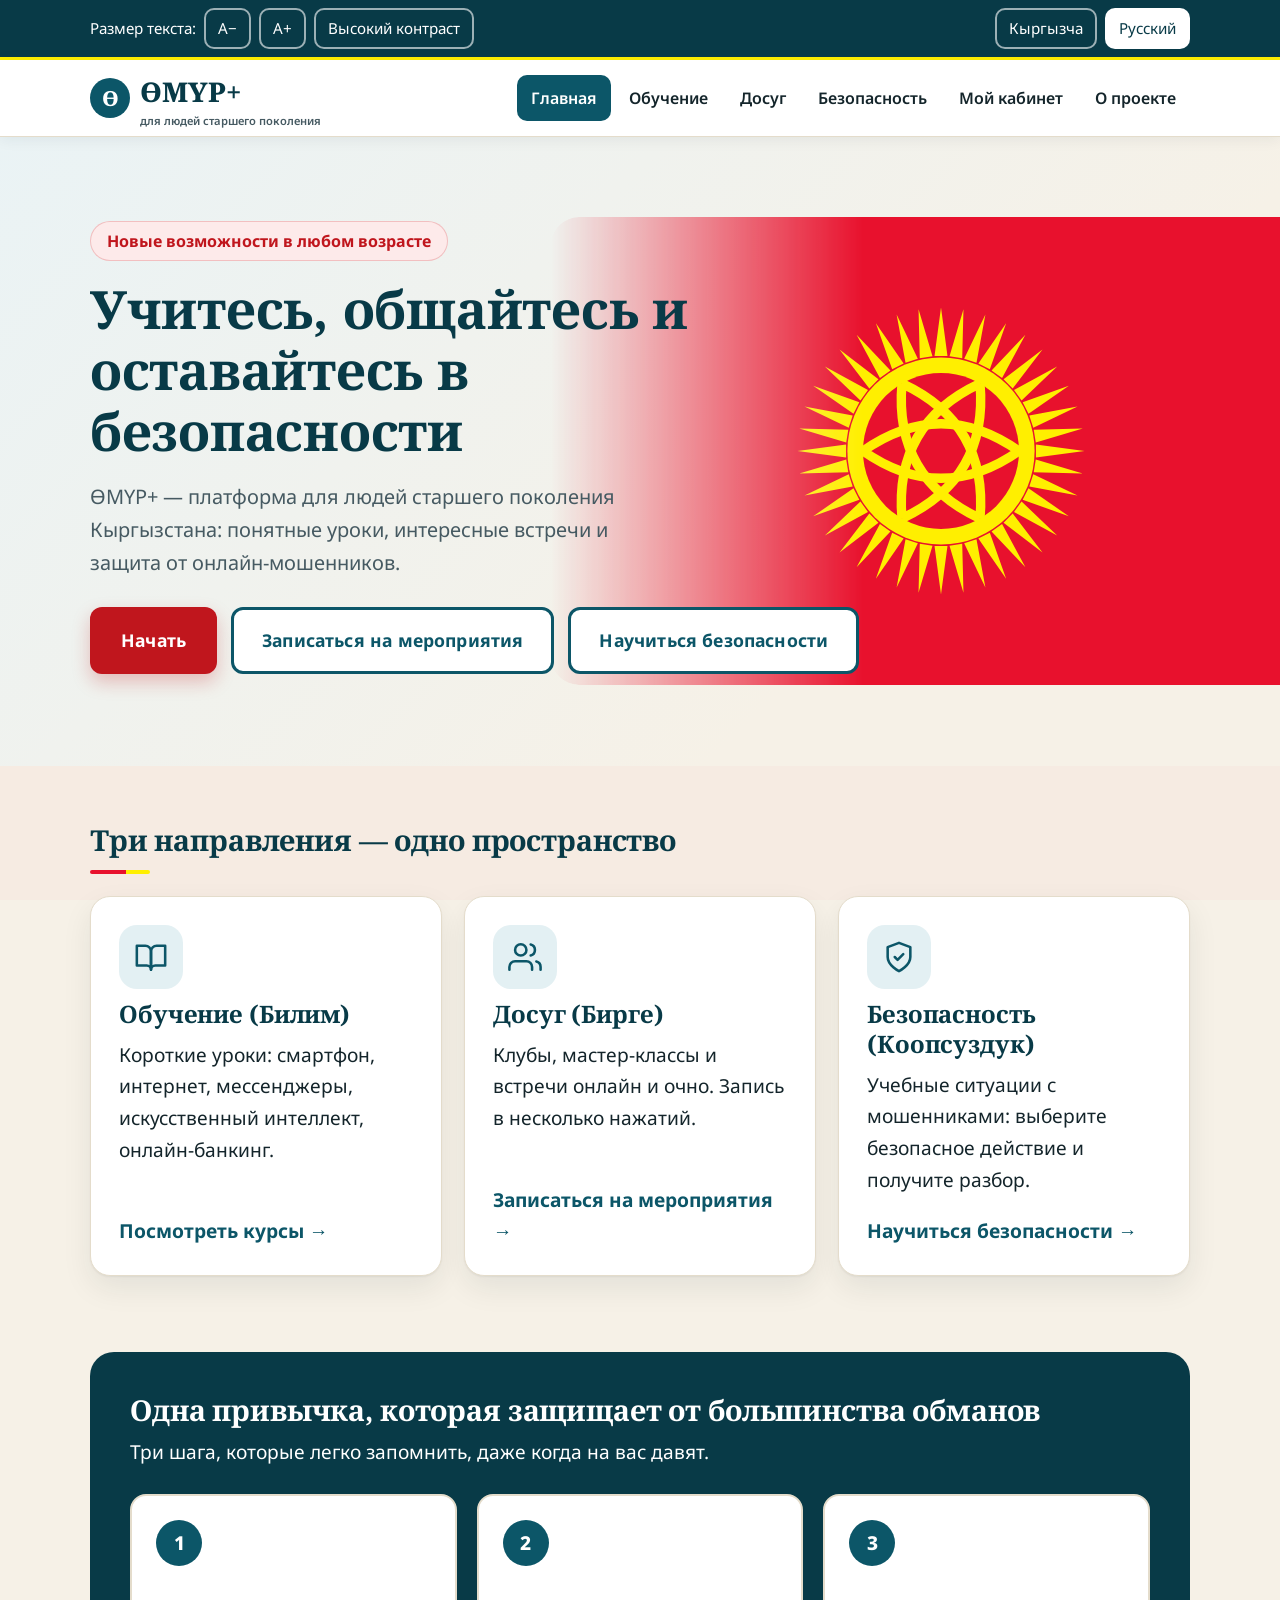
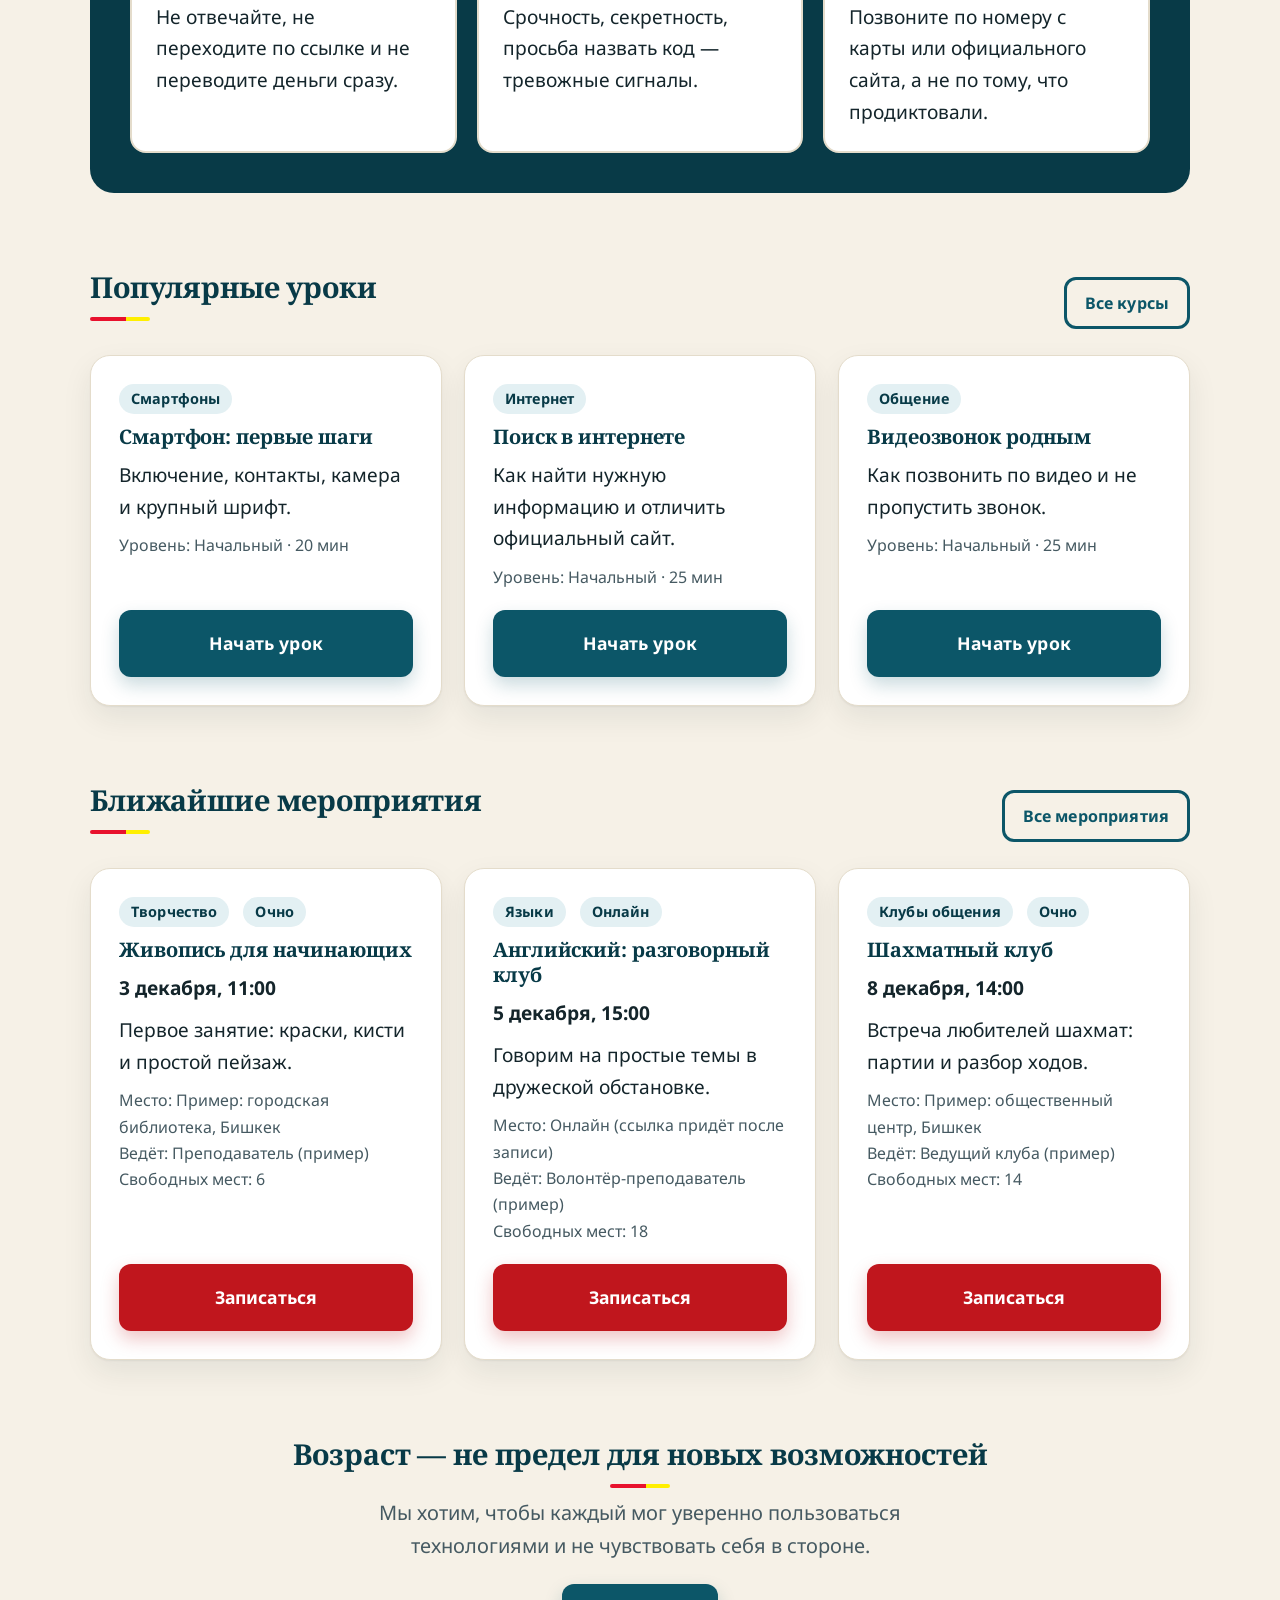
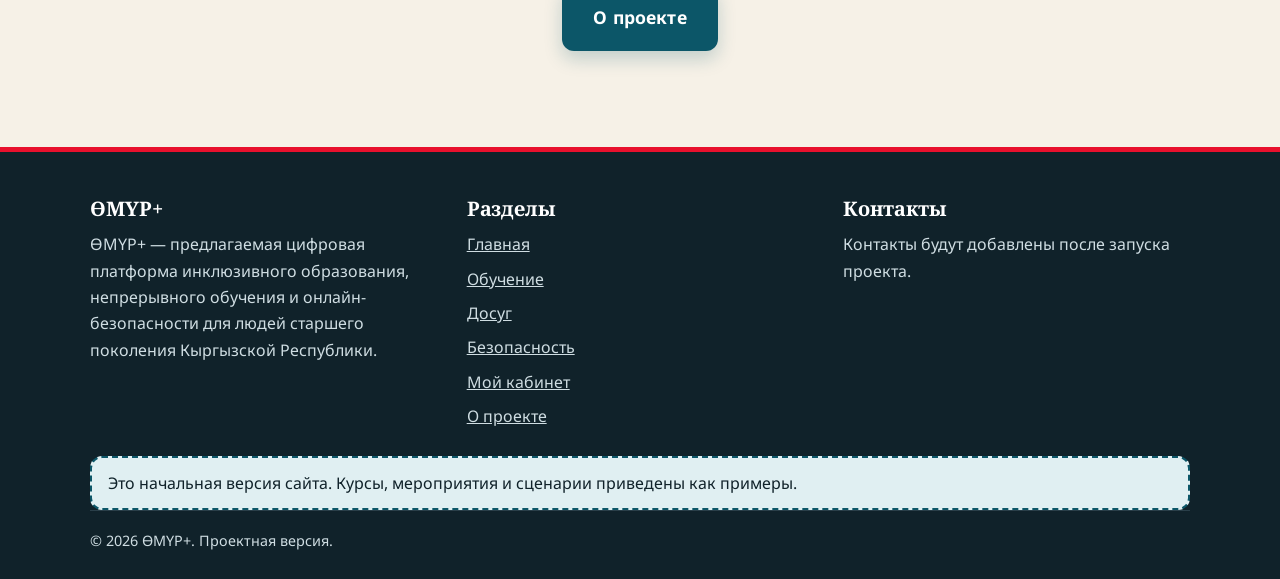
<file: Аяна эже/index.html>
<!doctype html>
<html lang="ru">
<head>
<meta charset="utf-8">
<meta name="viewport" content="width=device-width, initial-scale=1">
<title>ӨМҮР+</title>
<meta name="description" content="ӨМҮР+ — платформа обучения, досуга и цифровой безопасности для людей старшего поколения Кыргызстана.">
<link rel="stylesheet" href="style.css">
</head>
<body data-page="home">
<div id="hdr"></div>
<main id="main">

  <section class="hero">
    <div class="wrap">
      <span class="kicker" data-i18n="home_kicker"></span>
      <h1 data-i18n="home_h1"></h1>
      <p class="lead" data-i18n="home_lead"></p>
      <div class="row">
        <a class="btn btn-accent" href="learn.html" data-i18n="btn_start"></a>
        <a class="btn btn-ghost" href="events.html" data-i18n="btn_events"></a>
        <a class="btn btn-ghost" href="safety.html" data-i18n="btn_safety"></a>
      </div>
    </div>
  </section>

  <section class="block">
    <div class="wrap">
      <h2 data-i18n="dirs_t"></h2>
      <div class="grid g3" style="margin-top:22px">
        <a class="card dir" href="learn.html"><span class="ico" aria-hidden="true"><svg viewBox="0 0 24 24"><path d="M2 4h6a4 4 0 0 1 4 4v13a3 3 0 0 0-3-3H2z"/><path d="M22 4h-6a4 4 0 0 0-4 4v13a3 3 0 0 1 3-3h7z"/></svg></span><h3 data-i18n="dir_learn_t"></h3><p data-i18n="dir_learn_d"></p><span class="spacer"></span><span class="go"><span data-i18n="btn_courses"></span> →</span></a>
        <a class="card dir" href="events.html"><span class="ico" aria-hidden="true"><svg viewBox="0 0 24 24"><path d="M17 21v-2a4 4 0 0 0-4-4H5a4 4 0 0 0-4 4v2"/><circle cx="9" cy="7" r="4"/><path d="M23 21v-2a4 4 0 0 0-3-3.87"/><path d="M16 3.13a4 4 0 0 1 0 7.75"/></svg></span><h3 data-i18n="dir_events_t"></h3><p data-i18n="dir_events_d"></p><span class="spacer"></span><span class="go"><span data-i18n="btn_events"></span> →</span></a>
        <a class="card dir" href="safety.html"><span class="ico" aria-hidden="true"><svg viewBox="0 0 24 24"><path d="M12 22s8-4 8-10V5l-8-3-8 3v7c0 6 8 10 8 10z"/><path d="m9 12 2 2 4-4"/></svg></span><h3 data-i18n="dir_safety_t"></h3><p data-i18n="dir_safety_d"></p><span class="spacer"></span><span class="go"><span data-i18n="btn_safety"></span> →</span></a>
      </div>
    </div>
  </section>

  <section class="block" style="padding-top:0">
    <div class="wrap">
      <div class="band">
        <h2 data-i18n="habit_t"></h2>
        <p data-i18n="habit_s"></p>
        <div class="steps3">
          <div class="s3" style="color:var(--ink)"><div class="n">1</div><h3 data-i18n="h1t"></h3><p data-i18n="h1d"></p></div>
          <div class="s3" style="color:var(--ink)"><div class="n">2</div><h3 data-i18n="h2t"></h3><p data-i18n="h2d"></p></div>
          <div class="s3" style="color:var(--ink)"><div class="n">3</div><h3 data-i18n="h3t"></h3><p data-i18n="h3d"></p></div>
        </div>
      </div>
    </div>
  </section>

  <section class="block" style="padding-top:20px">
    <div class="wrap">
      <div class="section-head"><h2 data-i18n="popular_t"></h2><a class="btn btn-ghost btn-sm" href="learn.html" data-i18n="all_courses"></a></div>
      <div class="grid g3" id="popCourses"></div>
    </div>
  </section>

  <section class="block" style="padding-top:20px">
    <div class="wrap">
      <div class="section-head"><h2 data-i18n="upcoming_t"></h2><a class="btn btn-ghost btn-sm" href="events.html" data-i18n="all_events"></a></div>
      <div class="grid g3" id="upEvents"></div>
    </div>
  </section>

  <section class="block" style="padding-top:20px">
    <div class="wrap center">
      <h2 data-i18n="band_t"></h2>
      <p class="lead" style="margin:0 auto 22px" data-i18n="band_d"></p>
      <a class="btn btn-primary" href="about.html" data-i18n="more_about"></a>
    </div>
  </section>

</main>
<div id="ftr"></div>

<script src="i18n.js"></script>
<script src="data.js"></script>
<script src="app.js"></script>
<script>
OP.ready(function () {
  document.getElementById("popCourses").innerHTML = DATA.courses.slice(0, 3).map(OP.courseCard).join("");
  var ev = DATA.events.slice().sort(function (a, b) { return a.date < b.date ? -1 : 1; })
    .filter(function (e) { return OP.seatsLeft(e) > 0 || OP.isBooked(e.id); }).slice(0, 3);
  document.getElementById("upEvents").innerHTML = ev.map(OP.eventCard).join("");
});
</script>
</body>
</html>
</file>
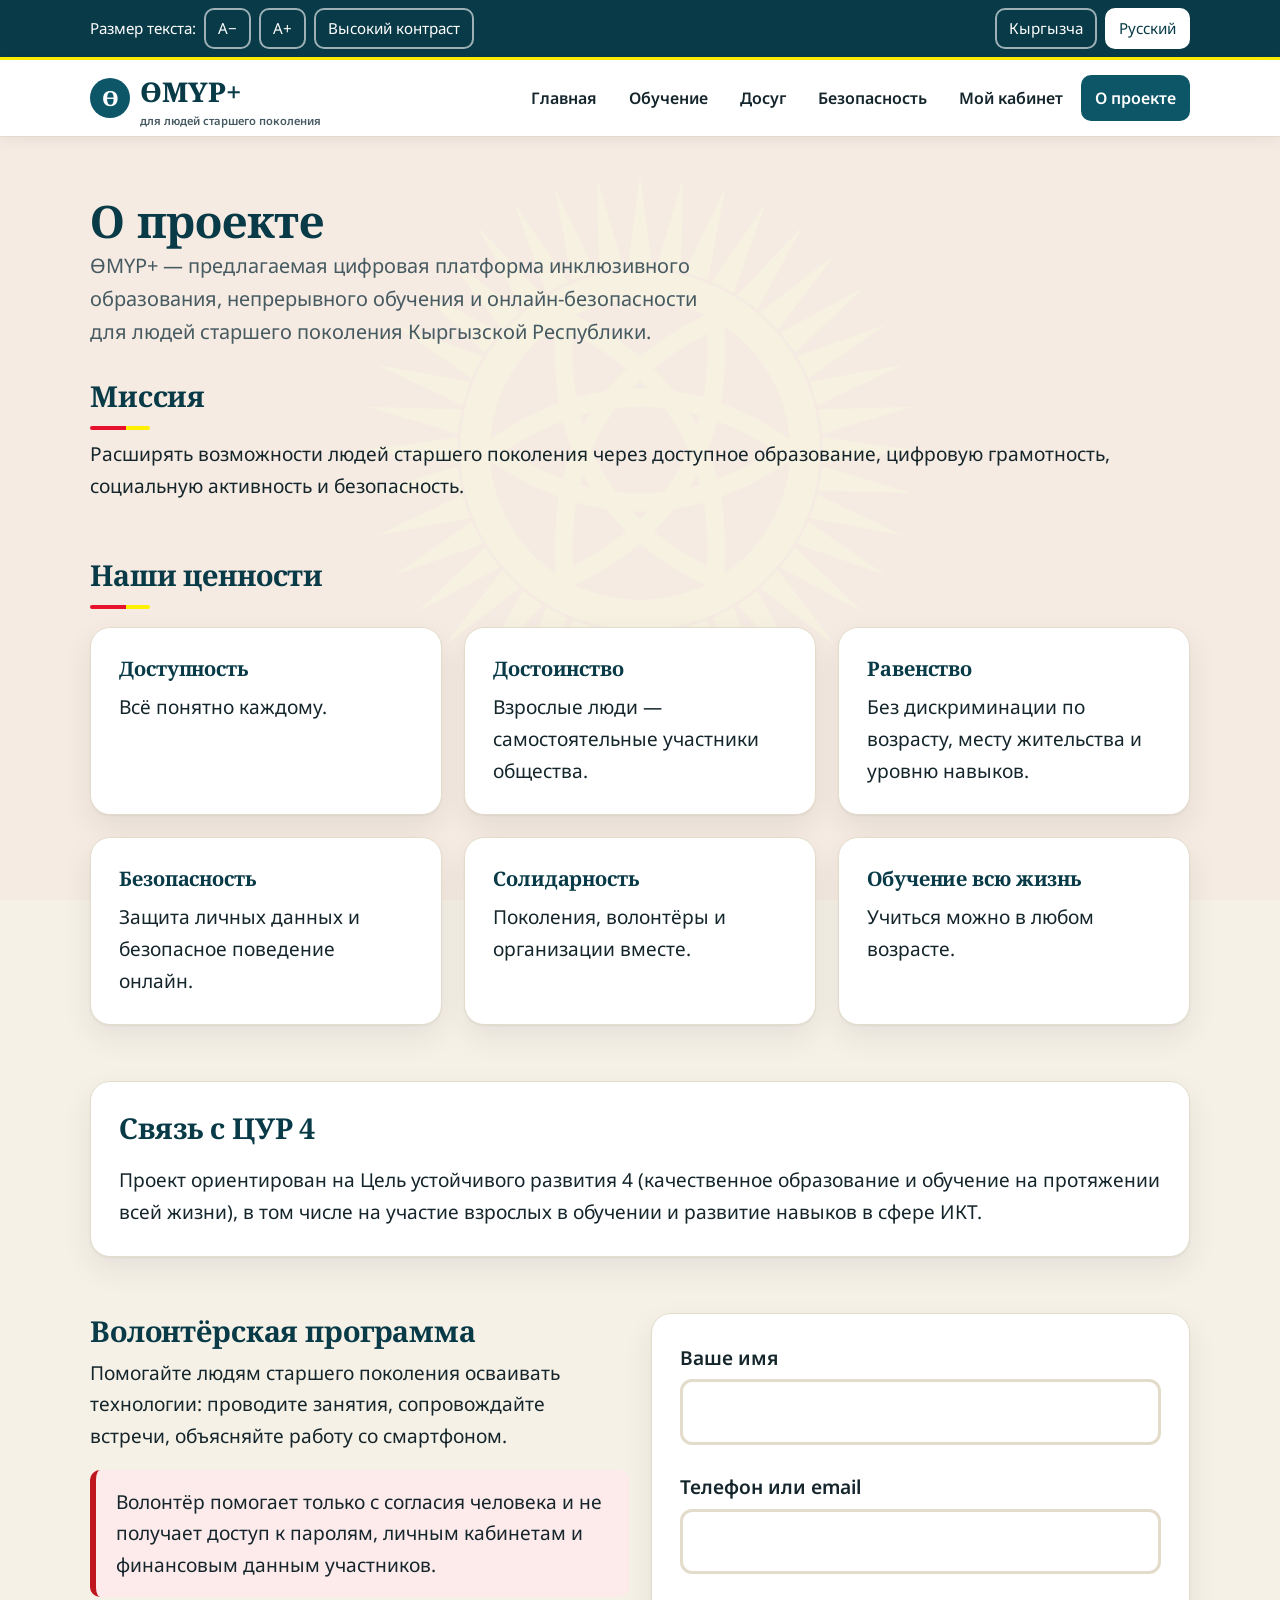
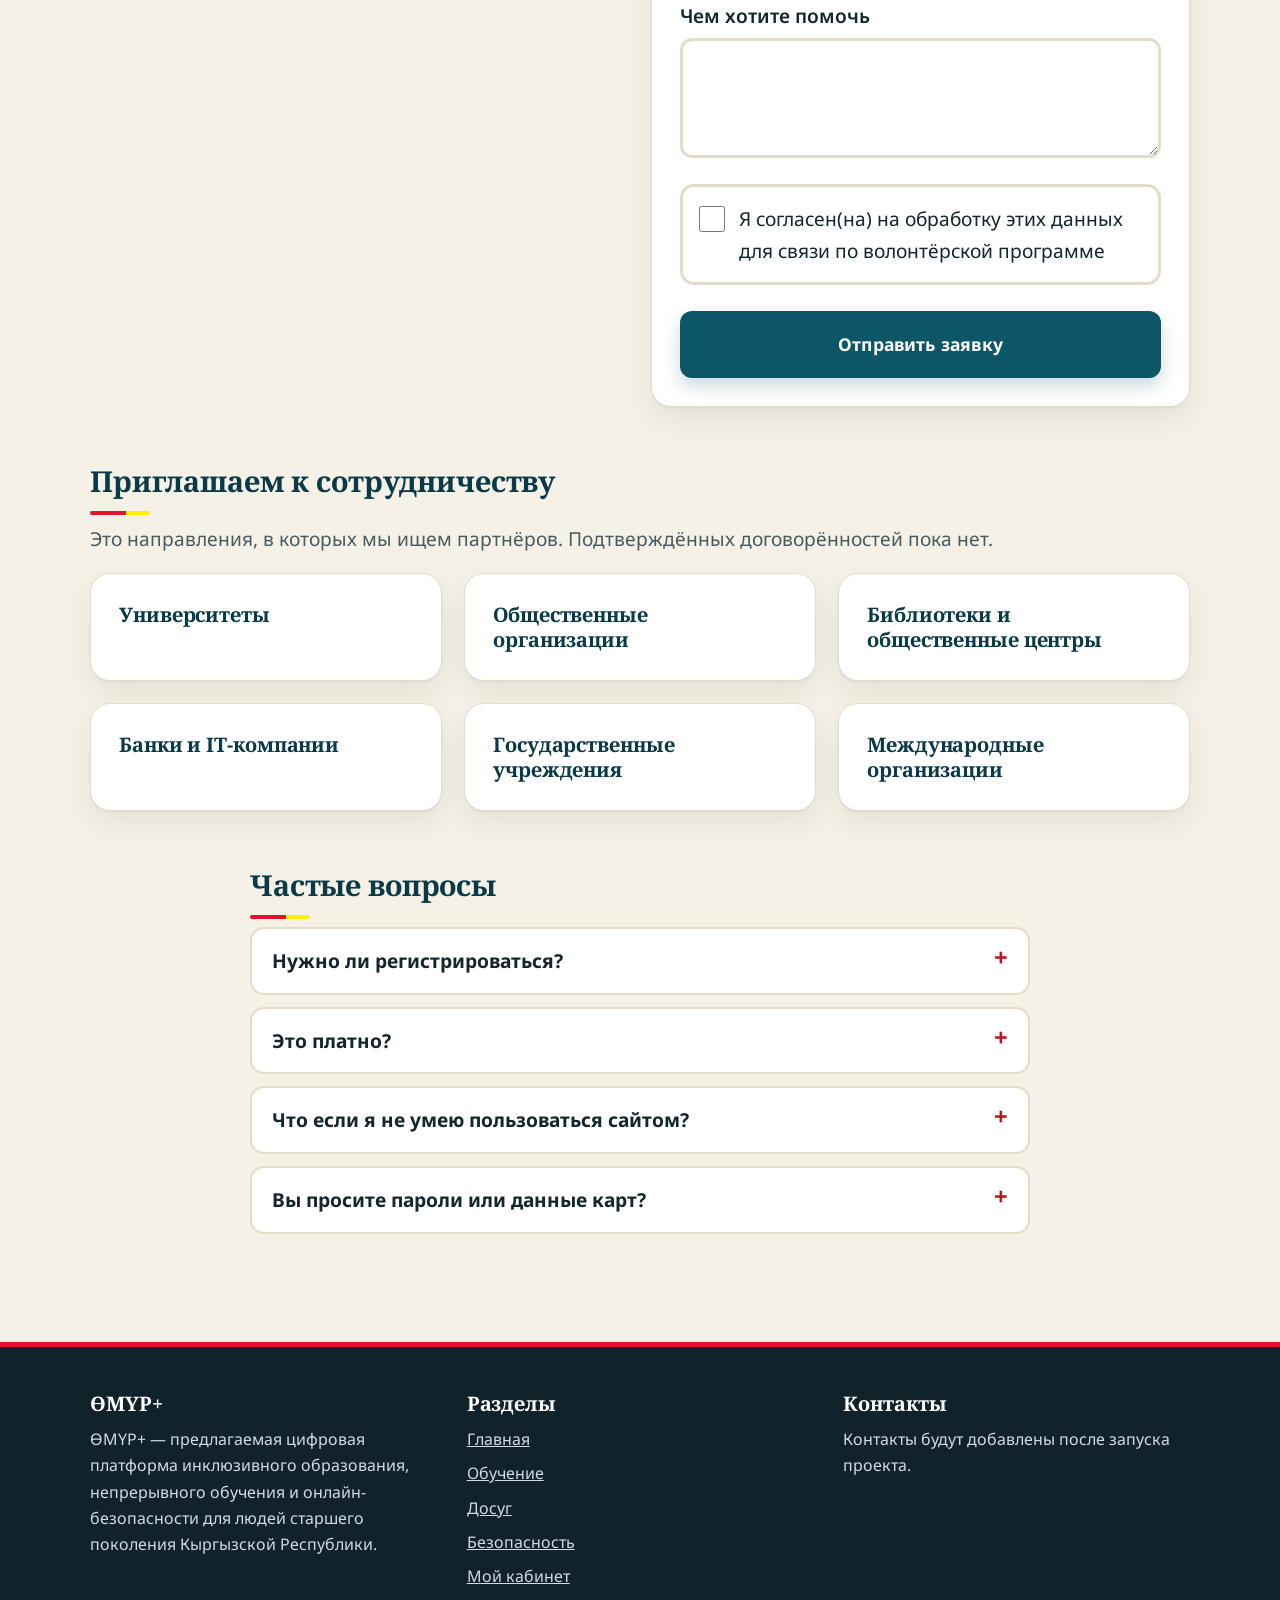
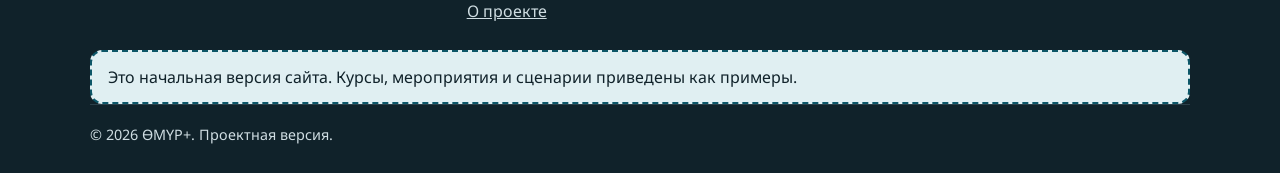
<file: Аяна эже/about.html>
<!doctype html>
<html lang="ru">
<head>
<meta charset="utf-8">
<meta name="viewport" content="width=device-width, initial-scale=1">
<title>О проекте — ӨМҮР+</title>
<link rel="stylesheet" href="style.css">
</head>
<body data-page="about" data-title="nav_about">
<div id="hdr"></div>
<main id="main">

  <section class="block">
    <div class="wrap">
      <h1 data-i18n="about_h"></h1>
      <p class="lead" data-i18n="about_lead"></p>
      <h2 style="margin-top:30px" data-i18n="mission_t"></h2>
      <p data-i18n="mission_d"></p>
    </div>
  </section>

  <section class="block" style="padding-top:0">
    <div class="wrap">
      <h2 data-i18n="values_t"></h2>
      <div class="grid g3" style="margin-top:18px">
        <div class="card"><h3 data-i18n="v1t"></h3><p data-i18n="v1d"></p></div>
        <div class="card"><h3 data-i18n="v2t"></h3><p data-i18n="v2d"></p></div>
        <div class="card"><h3 data-i18n="v3t"></h3><p data-i18n="v3d"></p></div>
        <div class="card"><h3 data-i18n="v4t"></h3><p data-i18n="v4d"></p></div>
        <div class="card"><h3 data-i18n="v5t"></h3><p data-i18n="v5d"></p></div>
        <div class="card"><h3 data-i18n="v6t"></h3><p data-i18n="v6d"></p></div>
      </div>
    </div>
  </section>

  <section class="block" style="padding-top:0">
    <div class="wrap">
      <div class="card"><h2 data-i18n="sdg_t"></h2><p data-i18n="sdg_d"></p></div>
    </div>
  </section>

  <section class="block" id="volunteer" style="padding-top:0">
    <div class="wrap">
      <div class="grid g2">
        <div>
          <h2 data-i18n="vol_t"></h2>
          <p data-i18n="vol_d"></p>
          <p class="callout" data-i18n="vol_access"></p>
        </div>
        <form class="card" id="volForm" novalidate>
          <label class="field"><span data-i18n="vol_name"></span><input type="text" id="vName" autocomplete="name"></label>
          <label class="field"><span data-i18n="vol_contact"></span><input type="text" id="vContact" autocomplete="off"></label>
          <label class="field"><span data-i18n="vol_about"></span><textarea id="vAbout"></textarea></label>
          <label class="opt" style="margin-bottom:16px"><input type="checkbox" id="vConsent"> <span data-i18n="vol_consent"></span></label>
          <button class="btn btn-primary" type="submit" data-i18n="vol_send"></button>
        </form>
      </div>
    </div>
  </section>

  <section class="block" style="padding-top:0">
    <div class="wrap">
      <h2 data-i18n="partners_t"></h2>
      <p class="muted" data-i18n="partners_d"></p>
      <div class="grid g3" style="margin-top:18px">
        <div class="card"><h3 data-i18n="p1"></h3></div>
        <div class="card"><h3 data-i18n="p2"></h3></div>
        <div class="card"><h3 data-i18n="p3"></h3></div>
        <div class="card"><h3 data-i18n="p4"></h3></div>
        <div class="card"><h3 data-i18n="p5"></h3></div>
        <div class="card"><h3 data-i18n="p6"></h3></div>
      </div>
    </div>
  </section>

  <section class="block" style="padding-top:0">
    <div class="wrap" style="max-width:820px">
      <h2 data-i18n="faq_t"></h2>
      <details><summary data-i18n="q1"></summary><p data-i18n="a1"></p></details>
      <details><summary data-i18n="q2"></summary><p data-i18n="a2"></p></details>
      <details><summary data-i18n="q3"></summary><p data-i18n="a3"></p></details>
      <details><summary data-i18n="q4"></summary><p data-i18n="a4"></p></details>
    </div>
  </section>

</main>
<div id="ftr"></div>

<script src="i18n.js"></script>
<script src="data.js"></script>
<script src="app.js"></script>
<script>
OP.ready(function () {
  var f = document.getElementById("volForm");
  /* подставляем имя и телефон из профиля, если поля пустые */
  if (OP.user) {
    var vn = document.getElementById("vName"), vc = document.getElementById("vContact");
    if (!vn.value) vn.value = OP.user.name;
    if (!vc.value) vc.value = (OP.user.phone.length === 9 ? "+996 " : "") + OP.user.phone;
  }
  if (f.dataset.bound) return;
  f.dataset.bound = "1";
  /* Демо: заявка сохраняется только в браузере. Для боевой версии нужен сервер и политика конфиденциальности. */
  f.addEventListener("submit", function (e) {
    e.preventDefault();
    var n = document.getElementById("vName").value.trim(), c = document.getElementById("vContact").value.trim();
    if (!n || !c || !document.getElementById("vConsent").checked) { OP.toast(OP.t("vol_need")); return; }
    var list = OP.LS.get("volunteerApps", []);
    list.push({ name: n, contact: c, about: document.getElementById("vAbout").value.trim(), date: new Date().toISOString() });
    OP.LS.set("volunteerApps", list);
    f.reset(); OP.toast(OP.t("vol_thanks"));
  });
});
</script>
</body>
</html>
</file>
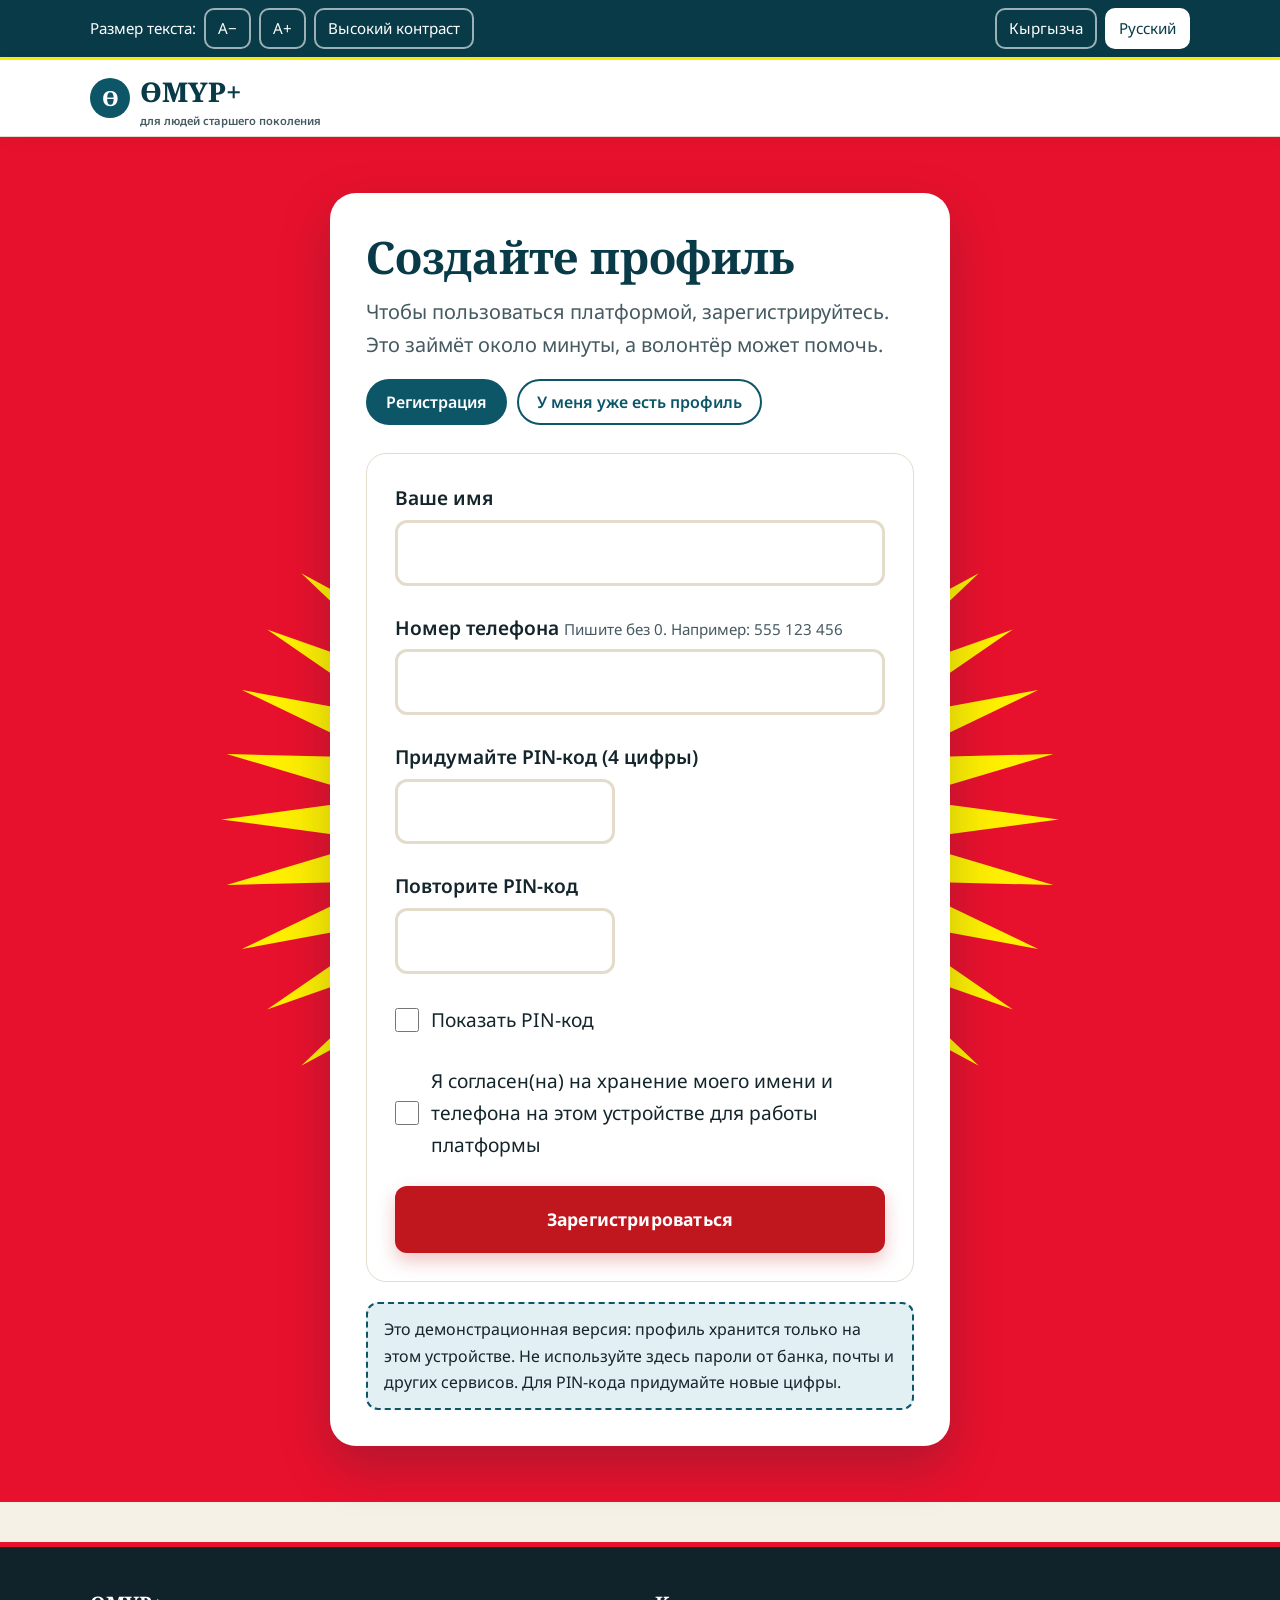
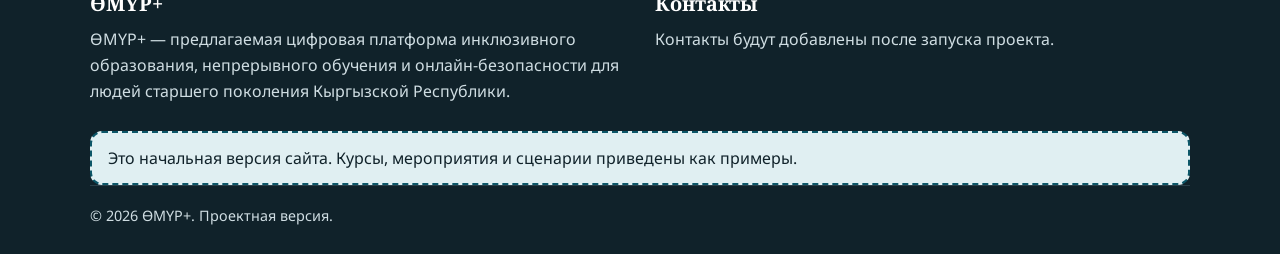
<file: Аяна эже/auth.html>
<!doctype html>
<html lang="ru">
<head>
<meta charset="utf-8">
<meta name="viewport" content="width=device-width, initial-scale=1">
<title>Вход — ӨМҮР+</title>
<link rel="stylesheet" href="style.css">
</head>
<body data-page="auth" data-title="auth_title">
<div id="hdr"></div>
<main id="main">
  <section class="block">
    <div class="wrap auth-box">
      <h1 id="authH"></h1>
      <p class="lead" data-i18n="auth_lead"></p>

      <div class="filters" role="group" aria-label="Вход / Кирүү">
        <button type="button" class="chip" id="tabReg" data-i18n="tab_reg"></button>
        <button type="button" class="chip" id="tabLogin" data-i18n="tab_login"></button>
      </div>

      <form class="card" id="regForm" novalidate>
        <label class="field"><span data-i18n="f_name"></span>
          <input type="text" id="rName" autocomplete="given-name" maxlength="40"></label>
        <label class="field"><span><span data-i18n="f_phone"></span> <span class="hint" data-i18n="f_phone_hint"></span></span>
          <input type="tel" id="rPhone" inputmode="numeric" autocomplete="tel" maxlength="16"></label>
        <label class="field"><span data-i18n="f_pin"></span>
          <input type="password" id="rPin" class="pin" inputmode="numeric" maxlength="4" autocomplete="new-password"></label>
        <label class="field"><span data-i18n="f_pin2"></span>
          <input type="password" id="rPin2" class="pin" inputmode="numeric" maxlength="4" autocomplete="new-password"></label>
        <label class="checkline"><input type="checkbox" id="rShow"> <span data-i18n="show_pin"></span></label>
        <label class="checkline"><input type="checkbox" id="rConsent"> <span data-i18n="auth_consent"></span></label>
        <div class="feedback bad" id="rErr" role="alert" hidden></div>
        <button class="btn btn-accent" type="submit" data-i18n="btn_register"></button>
      </form>

      <form class="card" id="loginForm" novalidate hidden>
        <label class="field"><span data-i18n="f_phone"></span>
          <input type="tel" id="lPhone" inputmode="numeric" autocomplete="tel" maxlength="16"></label>
        <label class="field"><span data-i18n="f_pin_login"></span>
          <input type="password" id="lPin" class="pin" inputmode="numeric" maxlength="4" autocomplete="current-password"></label>
        <label class="checkline"><input type="checkbox" id="lShow"> <span data-i18n="show_pin"></span></label>
        <div class="feedback bad" id="lErr" role="alert" hidden></div>
        <button class="btn btn-primary" type="submit" data-i18n="btn_login"></button>
      </form>

      <p class="notice" style="margin-top:20px" data-i18n="auth_demo"></p>
    </div>
  </section>
</main>
<div id="ftr"></div>

<script src="i18n.js"></script>
<script src="data.js"></script>
<script src="app.js"></script>
<script>
var tab = "reg", errKey = { r: "", l: "" }, bound = false;

function showErr(which, key) {
  errKey[which] = key;
  var el = document.getElementById(which + "Err");
  el.hidden = !key;
  el.textContent = key ? OP.t(key) : "";
}

OP.ready(function () {
  if (OP.user) { location.replace(OP.nextUrl()); return; }

  /* вкладки и заголовок (перерисовываются при смене языка) */
  document.getElementById("authH").textContent = OP.t(tab === "reg" ? "auth_h_reg" : "auth_h_login");
  document.getElementById("tabReg").setAttribute("aria-pressed", tab === "reg");
  document.getElementById("tabLogin").setAttribute("aria-pressed", tab === "login");
  document.getElementById("regForm").hidden = tab !== "reg";
  document.getElementById("loginForm").hidden = tab !== "login";
  showErr("r", errKey.r); showErr("l", errKey.l);

  if (bound) return;
  bound = true;

  document.getElementById("tabReg").addEventListener("click", function () { tab = "reg"; OP.page(); });
  document.getElementById("tabLogin").addEventListener("click", function () { tab = "login"; OP.page(); });

  function bindShow(chk, ids) {
    document.getElementById(chk).addEventListener("change", function (e) {
      ids.forEach(function (id) { document.getElementById(id).type = e.target.checked ? "text" : "password"; });
    });
  }
  bindShow("rShow", ["rPin", "rPin2"]);
  bindShow("lShow", ["lPin"]);

  /* в PIN и телефон можно вводить только цифры */
  ["rPin", "rPin2", "lPin"].forEach(function (id) {
    document.getElementById(id).addEventListener("input", function (e) { e.target.value = e.target.value.replace(/\D/g, "").slice(0, 4); });
  });
  ["rPhone", "lPhone"].forEach(function (id) {
    document.getElementById(id).addEventListener("input", function (e) { e.target.value = e.target.value.replace(/[^\d+\s-]/g, ""); });
  });

  document.getElementById("regForm").addEventListener("submit", function (e) {
    e.preventDefault();
    var name = document.getElementById("rName").value.trim(), phone = document.getElementById("rPhone").value,
        pin = document.getElementById("rPin").value, pin2 = document.getElementById("rPin2").value;
    var err = !name ? "err_name" : !OP.validPhone(phone) ? "err_phone" : !OP.validPin(pin) ? "err_pin" :
              pin !== pin2 ? "err_pin_match" : !document.getElementById("rConsent").checked ? "err_consent" : null;
    if (!err) err = OP.register(name, phone, pin);
    showErr("r", err);
    if (!err) { OP.toast(OP.t("welcome_toast")); setTimeout(function () { location.href = OP.nextUrl(); }, 400); }
  });

  document.getElementById("loginForm").addEventListener("submit", function (e) {
    e.preventDefault();
    var phone = document.getElementById("lPhone").value, pin = document.getElementById("lPin").value;
    var err = !OP.validPhone(phone) ? "err_phone" : !OP.validPin(pin) ? "err_pin" : OP.login(phone, pin);
    showErr("l", err);
    if (!err) { OP.toast(OP.t("welcome_toast")); setTimeout(function () { location.href = OP.nextUrl(); }, 400); }
  });
});
</script>
</body>
</html>
</file>
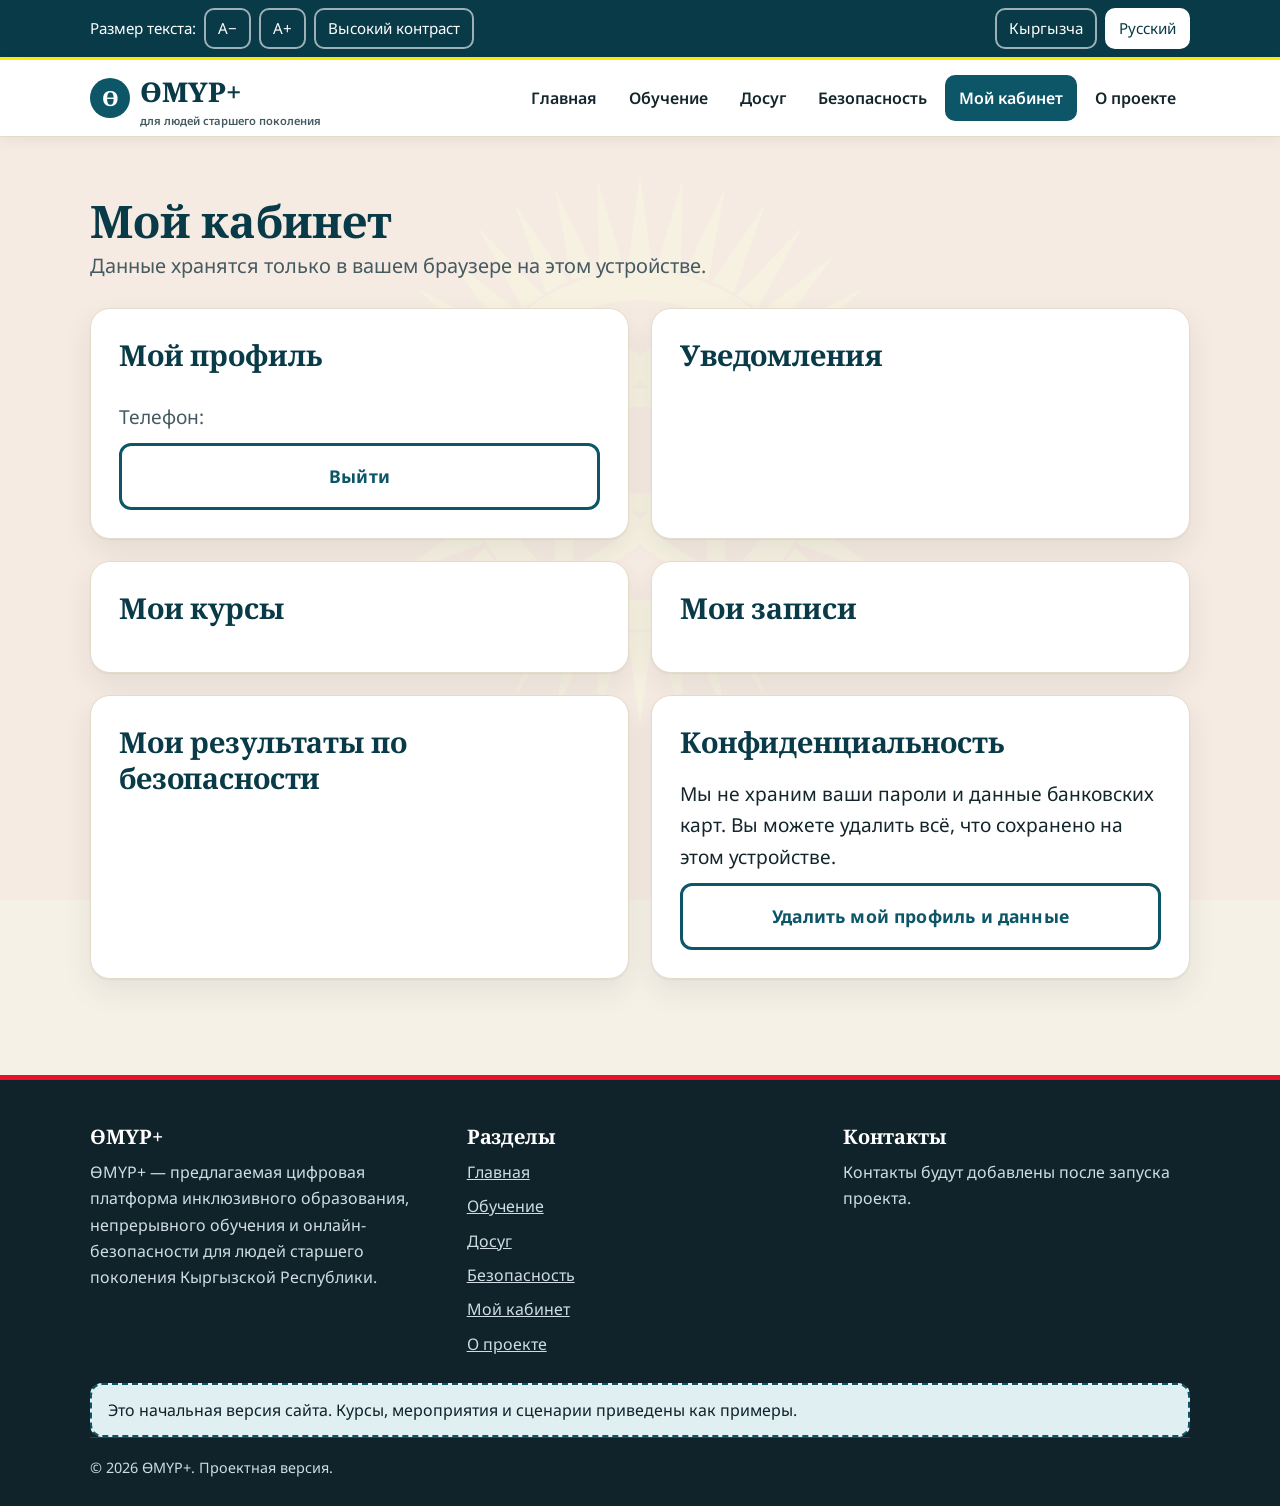
<file: Аяна эже/cabinet.html>
<!doctype html>
<html lang="ru">
<head>
<meta charset="utf-8">
<meta name="viewport" content="width=device-width, initial-scale=1">
<title>Мой кабинет — ӨМҮР+</title>
<link rel="stylesheet" href="style.css">
</head>
<body data-page="cabinet" data-title="nav_cabinet">
<div id="hdr"></div>
<main id="main">
  <section class="block">
    <div class="wrap">
      <h1 id="hello" data-i18n="cab_h"></h1>
      <p class="lead" data-i18n="cab_lead"></p>

      <div class="grid g2" style="margin-top:26px">
        <div class="card">
          <h2 data-i18n="cab_profile"></h2>
          <p><strong id="pName"></strong></p>
          <p class="muted"><span data-i18n="cab_phone"></span>: <span id="pPhone"></span></p>
          <button class="btn btn-ghost" id="logoutCard" type="button" data-i18n="logout"></button>
        </div>
        <div class="card"><h2 data-i18n="cab_notifs"></h2><div id="notifs"></div></div>
        <div class="card"><h2 data-i18n="cab_courses"></h2><div id="myCourses"></div></div>
        <div class="card"><h2 data-i18n="cab_events"></h2><div id="myEvents"></div></div>
        <div class="card"><h2 data-i18n="cab_safety"></h2><div id="mySafety"></div></div>
        <div class="card">
          <h2 data-i18n="cab_privacy"></h2>
          <p data-i18n="cab_privacy_note"></p>
          <button class="btn btn-ghost" id="resetBtn" type="button" data-i18n="cab_reset"></button>
        </div>
      </div>
    </div>
  </section>
</main>
<div id="ftr"></div>

<script src="i18n.js"></script>
<script src="data.js"></script>
<script src="app.js"></script>
<script>
OP.ready(function () {
  var name = OP.user.name;
  document.getElementById("hello").textContent = OP.t("cab_hello") + ", " + name + "!";
  document.getElementById("pName").textContent = name;
  var ph = OP.user.phone;
  document.getElementById("pPhone").textContent = OP.maskPhone(ph);
  document.getElementById("logoutCard").onclick = OP.logout;

  /* мои курсы */
  var started = DATA.courses.filter(function (c) { return OP.courseProgress(c).pct > 0; });
  var last = OP.LS.get("lastLesson", null);
  document.getElementById("myCourses").innerHTML = started.length ? started.map(function (c) {
    var pr = OP.courseProgress(c);
    var cta = pr.state.done ? OP.t("lesson_done") : OP.t("continue_lesson");
    return '<p><strong>' + OP.esc(OP.pick(c.title)) + '</strong>' + (c.id === last ? ' ⭐' : '') + '</p>' +
      '<div class="bar" role="progressbar" aria-valuenow="' + pr.pct + '" aria-valuemin="0" aria-valuemax="100"><i style="width:' + pr.pct + '%"></i></div>' +
      '<p><a class="btn btn-ghost btn-sm" style="margin:8px 0 14px" href="lesson.html?id=' + encodeURIComponent(c.id) + '">' + OP.esc(cta) + ' (' + pr.pct + '%)</a></p>';
  }).join("") : '<p class="muted">' + OP.esc(OP.t("cab_none_courses")) + '</p><a class="btn btn-primary btn-sm" href="learn.html">' + OP.esc(OP.t("cab_go_learn")) + '</a>';

  /* мои записи */
  var mine = DATA.events.filter(function (e) { return OP.isBooked(e.id); }).sort(function (a, b) { return a.date < b.date ? -1 : 1; });
  document.getElementById("myEvents").innerHTML = mine.length ? mine.map(function (e) {
    return '<p><strong>' + OP.esc(OP.pick(e.title)) + '</strong><br><span class="muted">' + OP.esc(OP.fmtDate(e.date, e.time)) + ' · ' + OP.esc(OP.pick(e.place)) + '</span></p>' +
      '<p><button class="btn btn-ghost btn-sm" style="margin:4px 0 14px" data-book="' + e.id + '">' + OP.esc(OP.t("cancel_book")) + '</button></p>';
  }).join("") : '<p class="muted">' + OP.esc(OP.t("cab_none_events")) + '</p><a class="btn btn-primary btn-sm" href="events.html">' + OP.esc(OP.t("cab_go_events")) + '</a>';

  /* безопасность */
  var saved = OP.LS.get("safety", {}), ids = Object.keys(saved);
  if (ids.length) {
    var good = ids.filter(function (k) { return saved[k]; }).length;
    document.getElementById("mySafety").innerHTML =
      '<p class="result-big">' + good + ' ' + OP.esc(OP.t("sim_of")) + ' ' + ids.length + '</p><p>' + OP.esc(OP.t("sim_score")) + '</p>' +
      '<a class="btn btn-ghost btn-sm" href="safety.html">' + OP.esc(OP.t("cab_go_safety")) + '</a>';
  } else {
    document.getElementById("mySafety").innerHTML = '<p class="muted">' + OP.esc(OP.t("cab_none_safety")) + '</p><a class="btn btn-primary btn-sm" href="safety.html">' + OP.esc(OP.t("cab_go_safety")) + '</a>';
  }

  /* уведомления: напоминания о записях */
  document.getElementById("notifs").innerHTML = mine.length ?
    '<ul style="margin-left:20px">' + mine.map(function (e) {
      return '<li>' + OP.esc(OP.t("cab_notif_event")) + ' <strong>' + OP.esc(OP.pick(e.title)) + '</strong>, ' + OP.esc(OP.fmtDate(e.date, e.time)) + '</li>';
    }).join("") + '</ul>' : '<p class="muted">' + OP.esc(OP.t("cab_notif_none")) + '</p>';

  document.getElementById("resetBtn").onclick = function () {
    if (confirm(OP.t("cab_reset_confirm"))) OP.deleteAccount();
  };
});
</script>
</body>
</html>
</file>
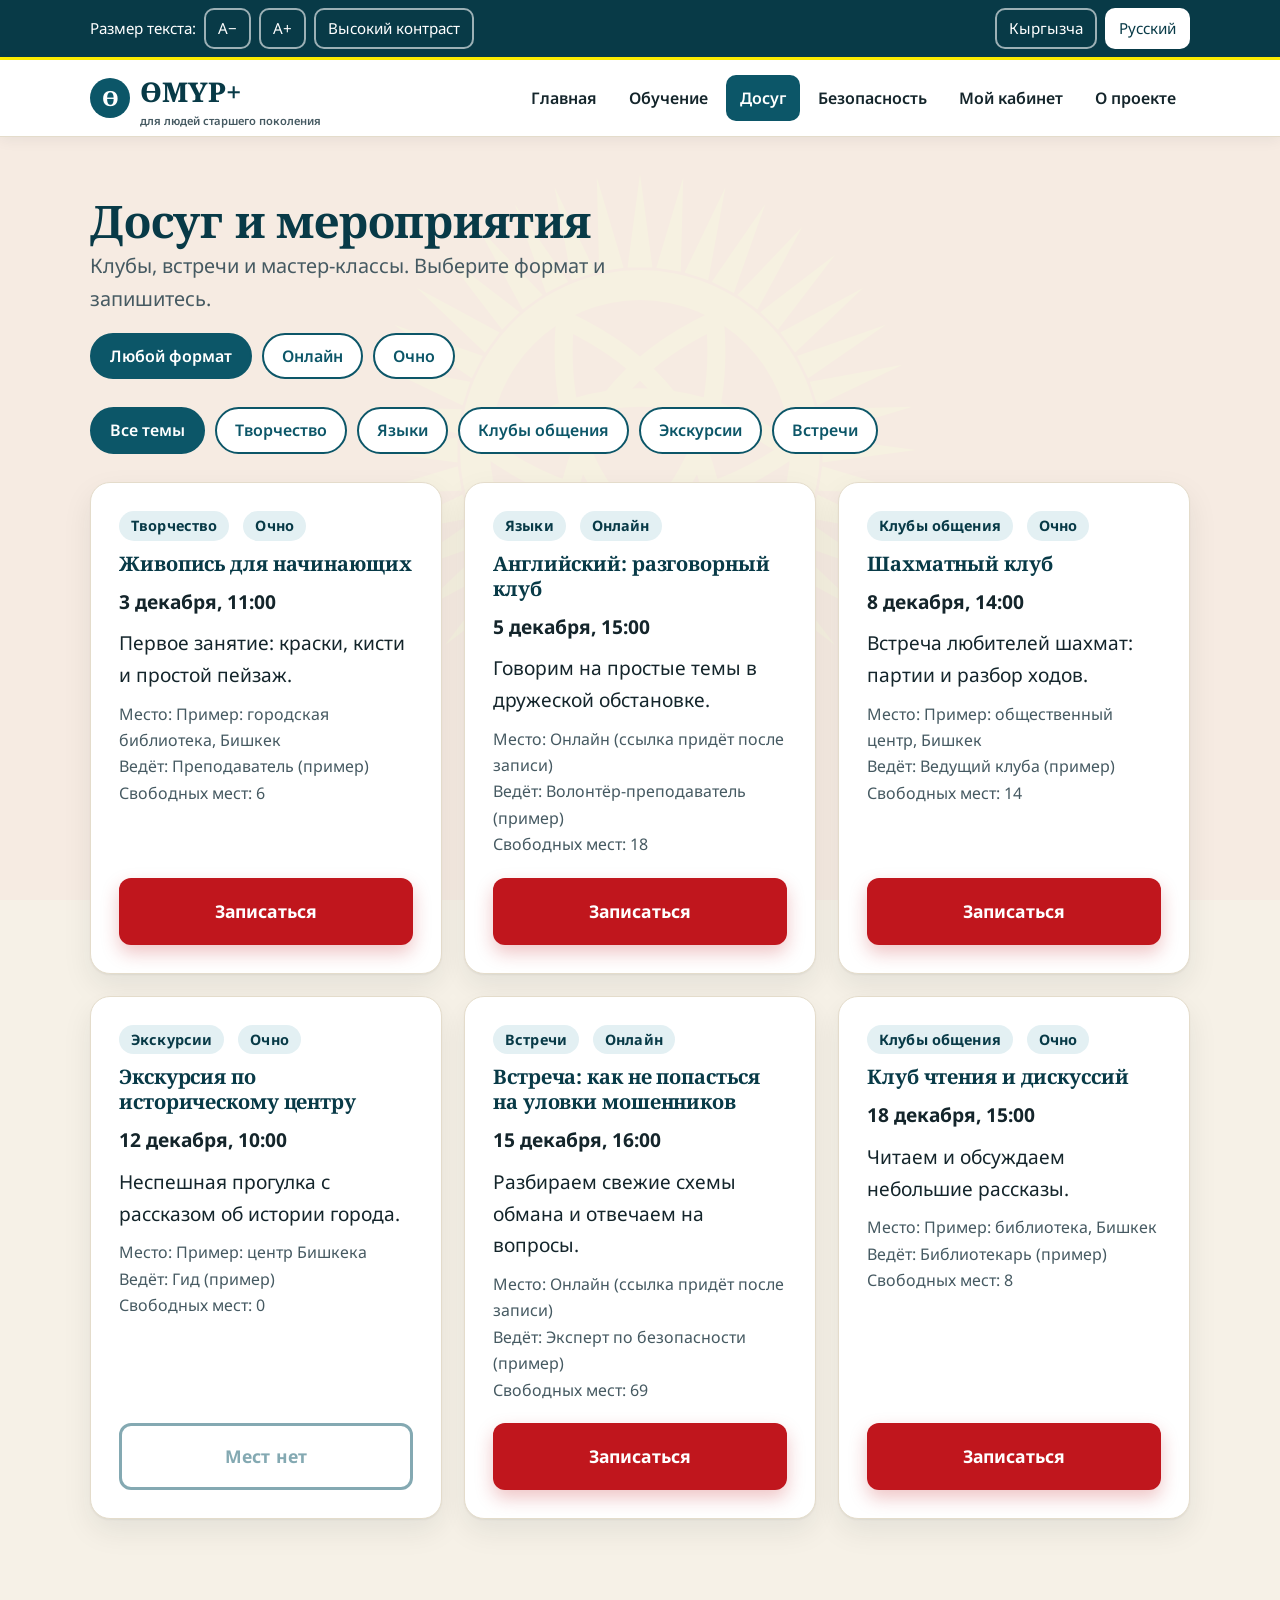
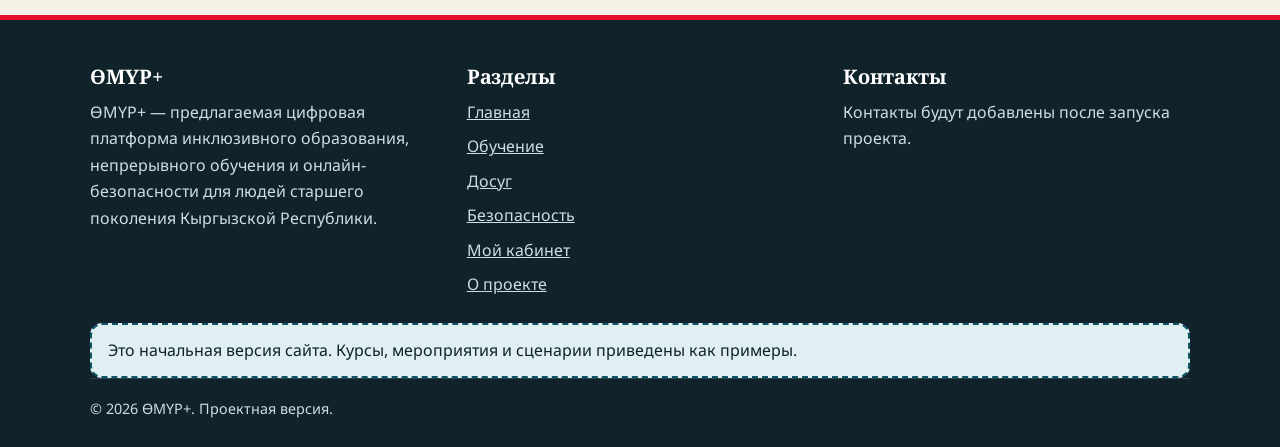
<file: Аяна эже/events.html>
<!doctype html>
<html lang="ru">
<head>
<meta charset="utf-8">
<meta name="viewport" content="width=device-width, initial-scale=1">
<title>Досуг — ӨМҮР+</title>
<link rel="stylesheet" href="style.css">
</head>
<body data-page="events" data-title="nav_events">
<div id="hdr"></div>
<main id="main">
  <section class="block">
    <div class="wrap">
      <h1 data-i18n="events_h"></h1>
      <p class="lead" data-i18n="events_lead"></p>
      <div class="filters" id="fFormat" role="group" aria-label="Формат"></div>
      <div class="filters" id="fCat" role="group" aria-label="Категория"></div>
      <div class="grid g3" id="events"></div>
    </div>
  </section>
</main>
<div id="ftr"></div>

<script src="i18n.js"></script>
<script src="data.js"></script>
<script src="app.js"></script>
<script>
var fmt = "all", cat = "all";
OP.ready(function () {
  function chips(el, values, active, label, attr) {
    el.innerHTML = values.map(function (v) {
      return '<button type="button" class="chip" data-' + attr + '="' + v + '" aria-pressed="' + (v === active) + '">' + OP.esc(label(v)) + '</button>';
    }).join("");
    Array.prototype.forEach.call(el.querySelectorAll("button"), function (b) {
      b.addEventListener("click", function () {
        if (attr === "fmt") fmt = b.getAttribute("data-fmt"); else cat = b.getAttribute("data-cat");
        OP.page();
      });
    });
  }
  chips(document.getElementById("fFormat"), ["all", "online", "offline"], fmt, function (v) { return OP.t("fmt_" + v); }, "fmt");
  chips(document.getElementById("fCat"), ["all", "creative", "language", "club", "excursion", "edu"], cat,
    function (v) { return v === "all" ? OP.t("f_all") : OP.t("ec_" + v); }, "cat");

  var list = DATA.events.filter(function (e) { return (fmt === "all" || e.format === fmt) && (cat === "all" || e.cat === cat); })
    .sort(function (a, b) { return a.date < b.date ? -1 : 1; });
  document.getElementById("events").innerHTML = list.length ? list.map(OP.eventCard).join("") :
    '<p class="empty" style="grid-column:1/-1">' + OP.esc(OP.t("no_events")) + '</p>';
});
</script>
</body>
</html>
</file>
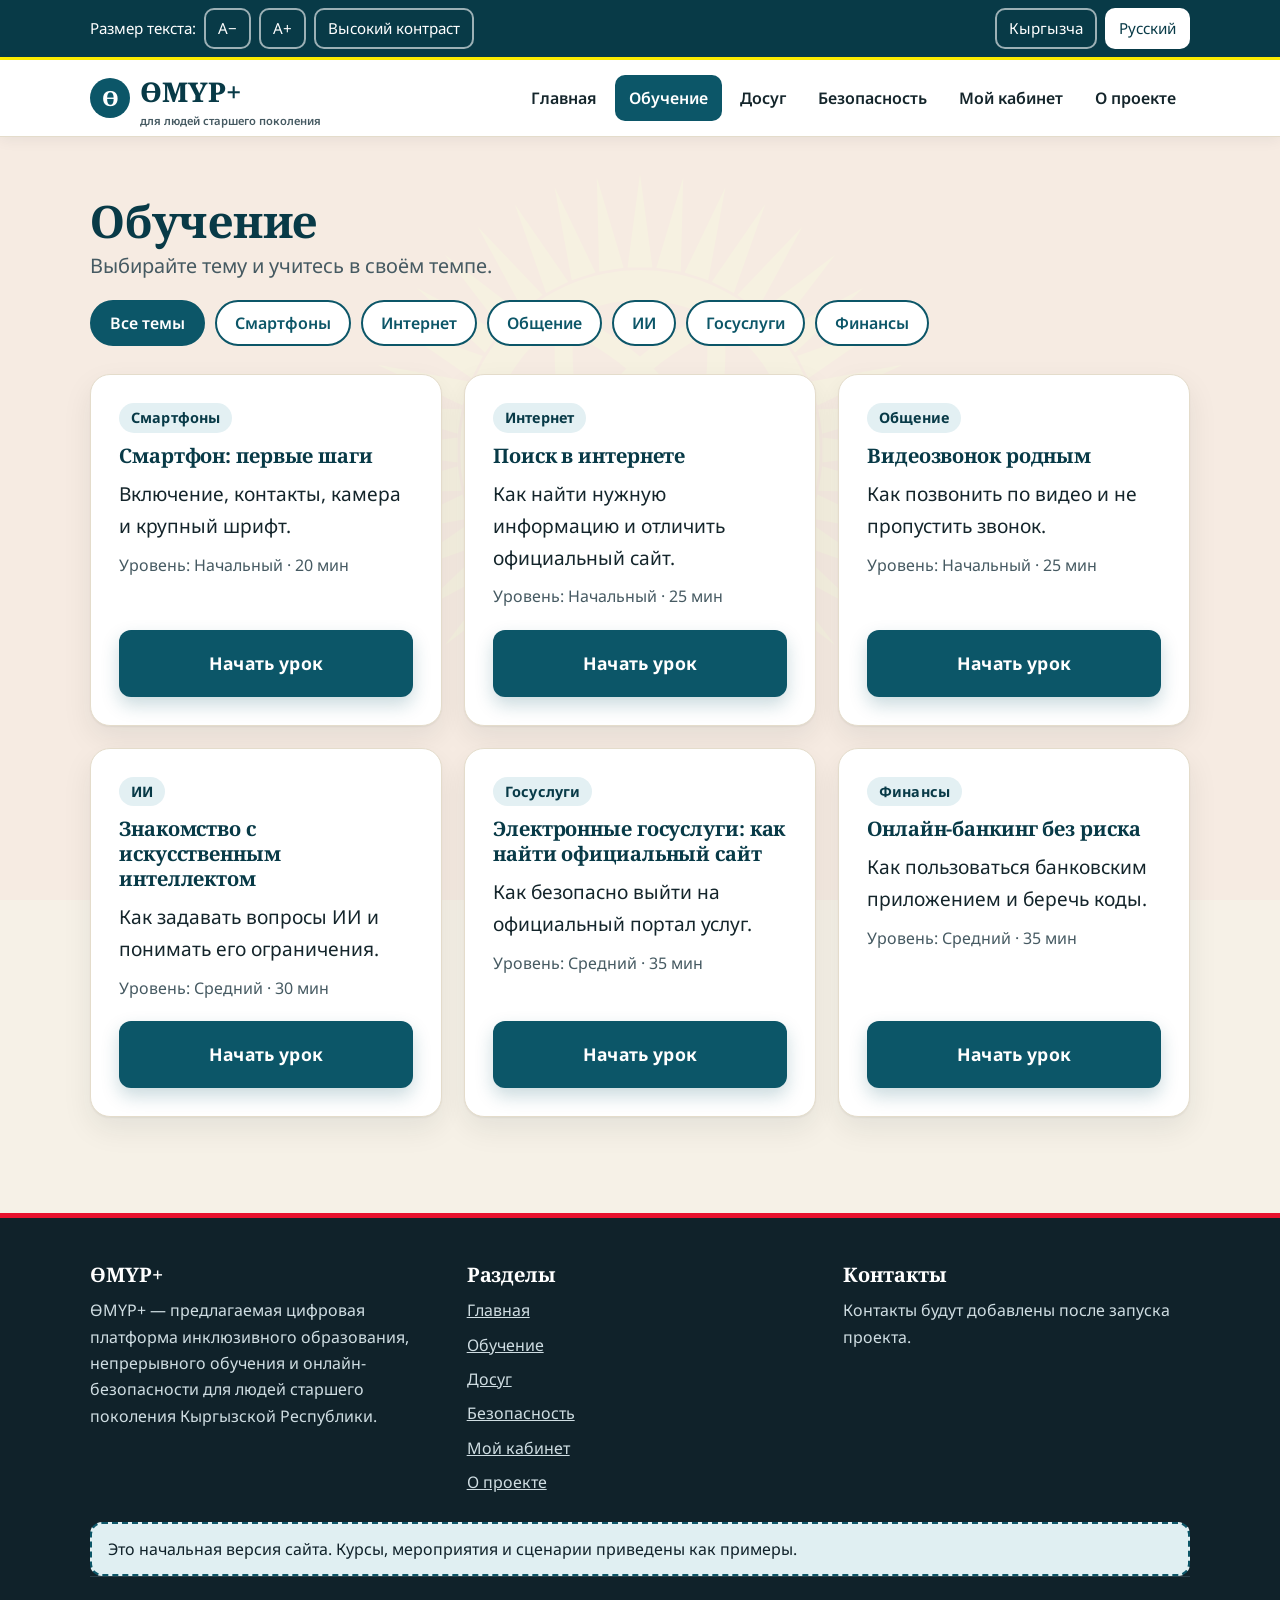
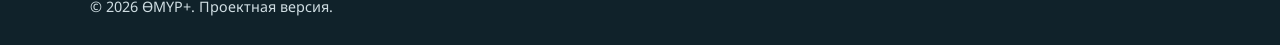
<file: Аяна эже/learn.html>
<!doctype html>
<html lang="ru">
<head>
<meta charset="utf-8">
<meta name="viewport" content="width=device-width, initial-scale=1">
<title>Обучение — ӨМҮР+</title>
<link rel="stylesheet" href="style.css">
</head>
<body data-page="learn" data-title="nav_learn">
<div id="hdr"></div>
<main id="main">
  <section class="block">
    <div class="wrap">
      <h1 data-i18n="learn_h"></h1>
      <p class="lead" data-i18n="learn_lead"></p>
      <div class="filters" id="filters" role="group" aria-label="Фильтр"></div>
      <div class="grid g3" id="courses"></div>
    </div>
  </section>
</main>
<div id="ftr"></div>

<script src="i18n.js"></script>
<script src="data.js"></script>
<script src="app.js"></script>
<script>
var activeCat = "all";
OP.ready(function () {
  var cats = ["all", "phone", "internet", "comm", "ai", "gov", "finance", "computer"]
    .filter(function (c) { return c === "all" || DATA.courses.some(function (x) { return x.cat === c; }); });
  var f = document.getElementById("filters");
  f.innerHTML = cats.map(function (c) {
    return '<button type="button" class="chip" data-cat="' + c + '" aria-pressed="' + (c === activeCat) + '">' +
      OP.esc(c === "all" ? OP.t("f_all") : OP.t("cat_" + c)) + '</button>';
  }).join("");
  Array.prototype.forEach.call(f.querySelectorAll("button"), function (b) {
    b.addEventListener("click", function () { activeCat = b.getAttribute("data-cat"); OP.page(); });
  });
  var list = DATA.courses.filter(function (c) { return activeCat === "all" || c.cat === activeCat; });
  document.getElementById("courses").innerHTML = list.map(OP.courseCard).join("");
});
</script>
</body>
</html>
</file>
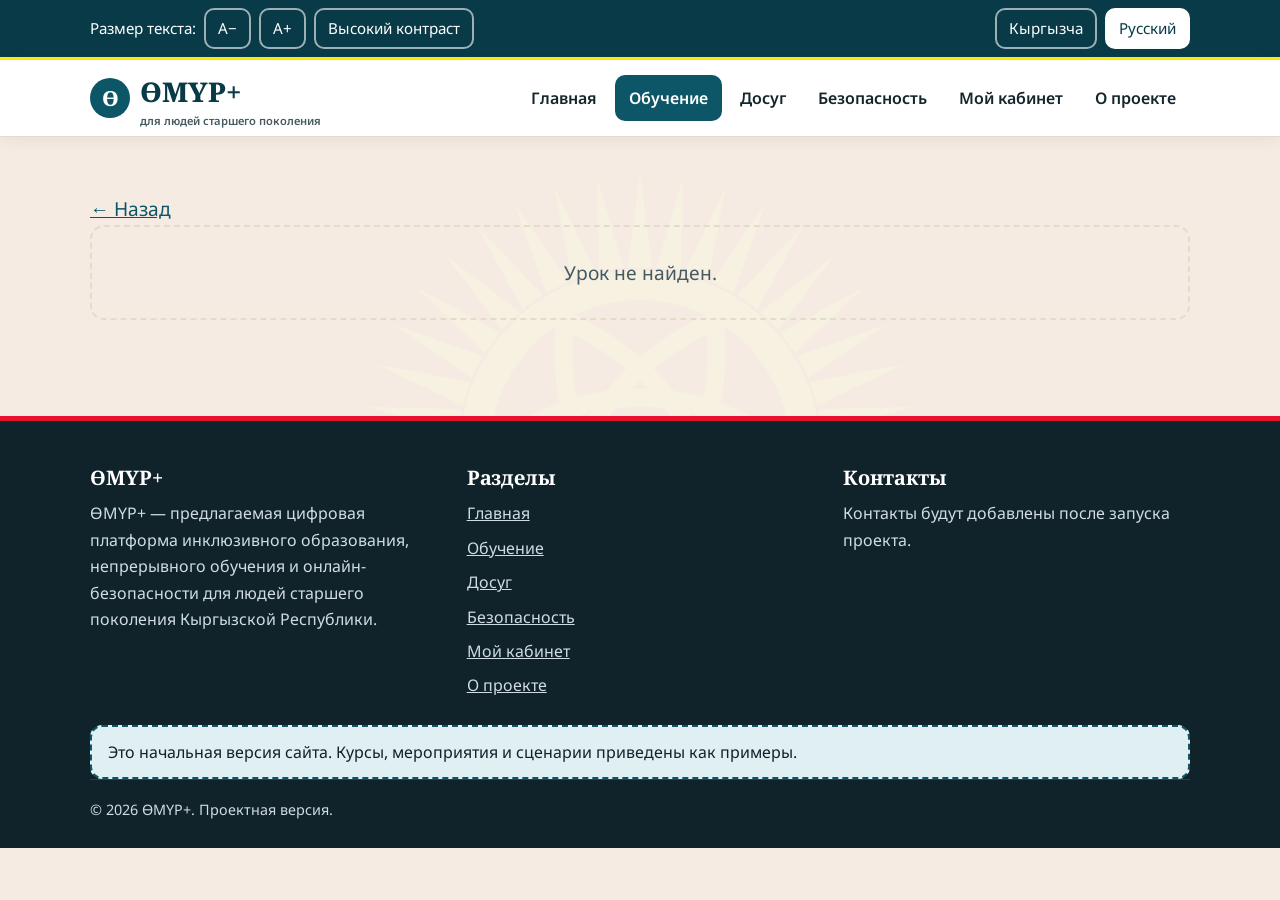
<file: Аяна эже/lesson.html>
<!doctype html>
<html lang="ru">
<head>
<meta charset="utf-8">
<meta name="viewport" content="width=device-width, initial-scale=1">
<title>Урок — ӨМҮР+</title>
<link rel="stylesheet" href="style.css">
</head>
<body data-page="learn" data-title="nav_learn">
<div id="hdr"></div>
<main id="main">
  <section class="block">
    <div class="wrap" id="lesson"></div>
  </section>
</main>
<div id="ftr"></div>

<script src="i18n.js"></script>
<script src="data.js"></script>
<script src="app.js"></script>
<script>
var quizPick = null, quizChecked = false;

OP.ready(function () {
  var id = new URLSearchParams(location.search).get("id");
  var c = OP.course(id), root = document.getElementById("lesson");
  if (!c) {
    root.innerHTML = '<a href="learn.html">' + OP.esc(OP.t("back")) + '</a><p class="empty">' + OP.esc(OP.t("no_lesson")) + '</p>';
    return;
  }
  var st = OP.courseState(c.id), pr = OP.courseProgress(c);
  var q = c.quiz;
  var steps = c.steps.map(function (s, i) {
    var on = st.steps.indexOf(i) !== -1;
    return '<li class="' + (on ? "done" : "") + '"><input type="checkbox" id="st' + i + '" data-step="' + i + '"' + (on ? " checked" : "") + '>' +
      '<label for="st' + i + '">' + OP.esc(OP.pick(s)) + '</label></li>';
  }).join("");

  var opts = q.opts.map(function (o, i) {
    var cls = "opt";
    if (quizChecked || st.quiz) { if (i === q.correct) cls += " right"; else if (quizChecked && i === quizPick) cls += " wrong"; }
    return '<label class="' + cls + '"><input type="radio" name="quiz" value="' + i + '"' + ((quizPick === i || (st.quiz && i === q.correct)) ? " checked" : "") + '> <span>' + OP.esc(OP.pick(o)) + '</span></label>';
  }).join("");

  var fb = "";
  if (quizChecked || st.quiz) {
    var ok = st.quiz || quizPick === q.correct;
    fb = '<div class="feedback ' + (ok ? "good" : "bad") + '" role="status"><strong>' + OP.esc(OP.t(ok ? "quiz_ok" : "quiz_no")) + '</strong><p>' + OP.esc(OP.pick(q.explain)) + '</p></div>';
  }

  var canFinish = st.steps.length === c.steps.length && st.quiz;

  root.innerHTML =
    '<a href="learn.html">' + OP.esc(OP.t("back")) + '</a>' +
    '<div class="row" style="margin-top:10px"><span class="tag card" style="padding:3px 14px;box-shadow:none;display:inline-block">' + OP.esc(OP.t("cat_" + c.cat)) + '</span></div>' +
    '<h1 style="margin:10px 0">' + OP.esc(OP.pick(c.title)) + '</h1>' +
    '<p class="lead">' + OP.esc(OP.pick(c.desc)) + '</p>' +
    '<div class="bar" style="margin:18px 0" role="progressbar" aria-valuenow="' + pr.pct + '" aria-valuemin="0" aria-valuemax="100"><i style="width:' + pr.pct + '%"></i></div>' +
    '<div class="lesson-grid"><div>' +
      '<div class="video" role="img" aria-label="' + OP.esc(OP.t("video_ph")) + '"><b aria-hidden="true">▶</b><span>' + OP.esc(OP.t("video_ph")) + '</span></div>' +
      '<p class="callout">' + OP.esc(OP.t("video_note")) + '</p>' +
      '<h2>' + OP.esc(OP.t("steps_t")) + '</h2><ul class="step-list">' + steps + '</ul>' +
      '<h2>' + OP.esc(OP.t("practice_t")) + '</h2><p class="callout">' + OP.esc(OP.pick(c.practice)) + '</p>' +
    '</div><div class="card">' +
      '<h2>' + OP.esc(OP.t("quiz_t")) + '</h2>' +
      '<fieldset class="opts"><legend>' + OP.esc(OP.pick(q.q)) + '</legend>' + opts + '</fieldset>' +
      '<button class="btn btn-primary" id="checkBtn" type="button"' + (st.quiz ? " disabled" : "") + '>' + OP.esc(OP.t("check")) + '</button>' + fb +
      '<hr style="border:0;border-top:2px solid var(--line);margin:18px 0">' +
      (st.done ? '<div class="feedback good" role="status"><strong>' + OP.esc(OP.t("finished_msg")) + '</strong></div>' :
        '<button class="btn btn-accent" id="finishBtn" type="button"' + (canFinish ? "" : " disabled") + '>' + OP.esc(OP.t("finish")) + '</button>' +
        (canFinish ? "" : '<p class="meta muted" style="margin-top:8px">' + OP.esc(OP.t("finish_need")) + '</p>')) +
    '</div></div>';

  Array.prototype.forEach.call(root.querySelectorAll("[data-step]"), function (cb) {
    cb.addEventListener("change", function () {
      var cur = OP.courseState(c.id), i = parseInt(cb.getAttribute("data-step"), 10), k = cur.steps.indexOf(i);
      if (cb.checked && k === -1) cur.steps.push(i);
      if (!cb.checked && k !== -1) cur.steps.splice(k, 1);
      cur.done = false;
      OP.saveCourseState(c.id, cur); OP.page();
    });
  });
  Array.prototype.forEach.call(root.querySelectorAll("input[name=quiz]"), function (r) {
    r.addEventListener("change", function () { quizPick = parseInt(r.value, 10); });
  });
  var cb = document.getElementById("checkBtn");
  if (cb) cb.addEventListener("click", function () {
    if (quizPick === null) { OP.toast(OP.t("pick_answer")); return; }
    quizChecked = true;
    if (quizPick === q.correct) { var cur = OP.courseState(c.id); cur.quiz = true; OP.saveCourseState(c.id, cur); }
    OP.page();
  });
  var fin = document.getElementById("finishBtn");
  if (fin) fin.addEventListener("click", function () {
    var cur = OP.courseState(c.id); cur.done = true; OP.saveCourseState(c.id, cur);
    OP.toast(OP.t("finished_msg")); OP.page();
  });
  document.title = OP.pick(c.title) + " — ӨМҮР+";
});
</script>
</body>
</html>
</file>
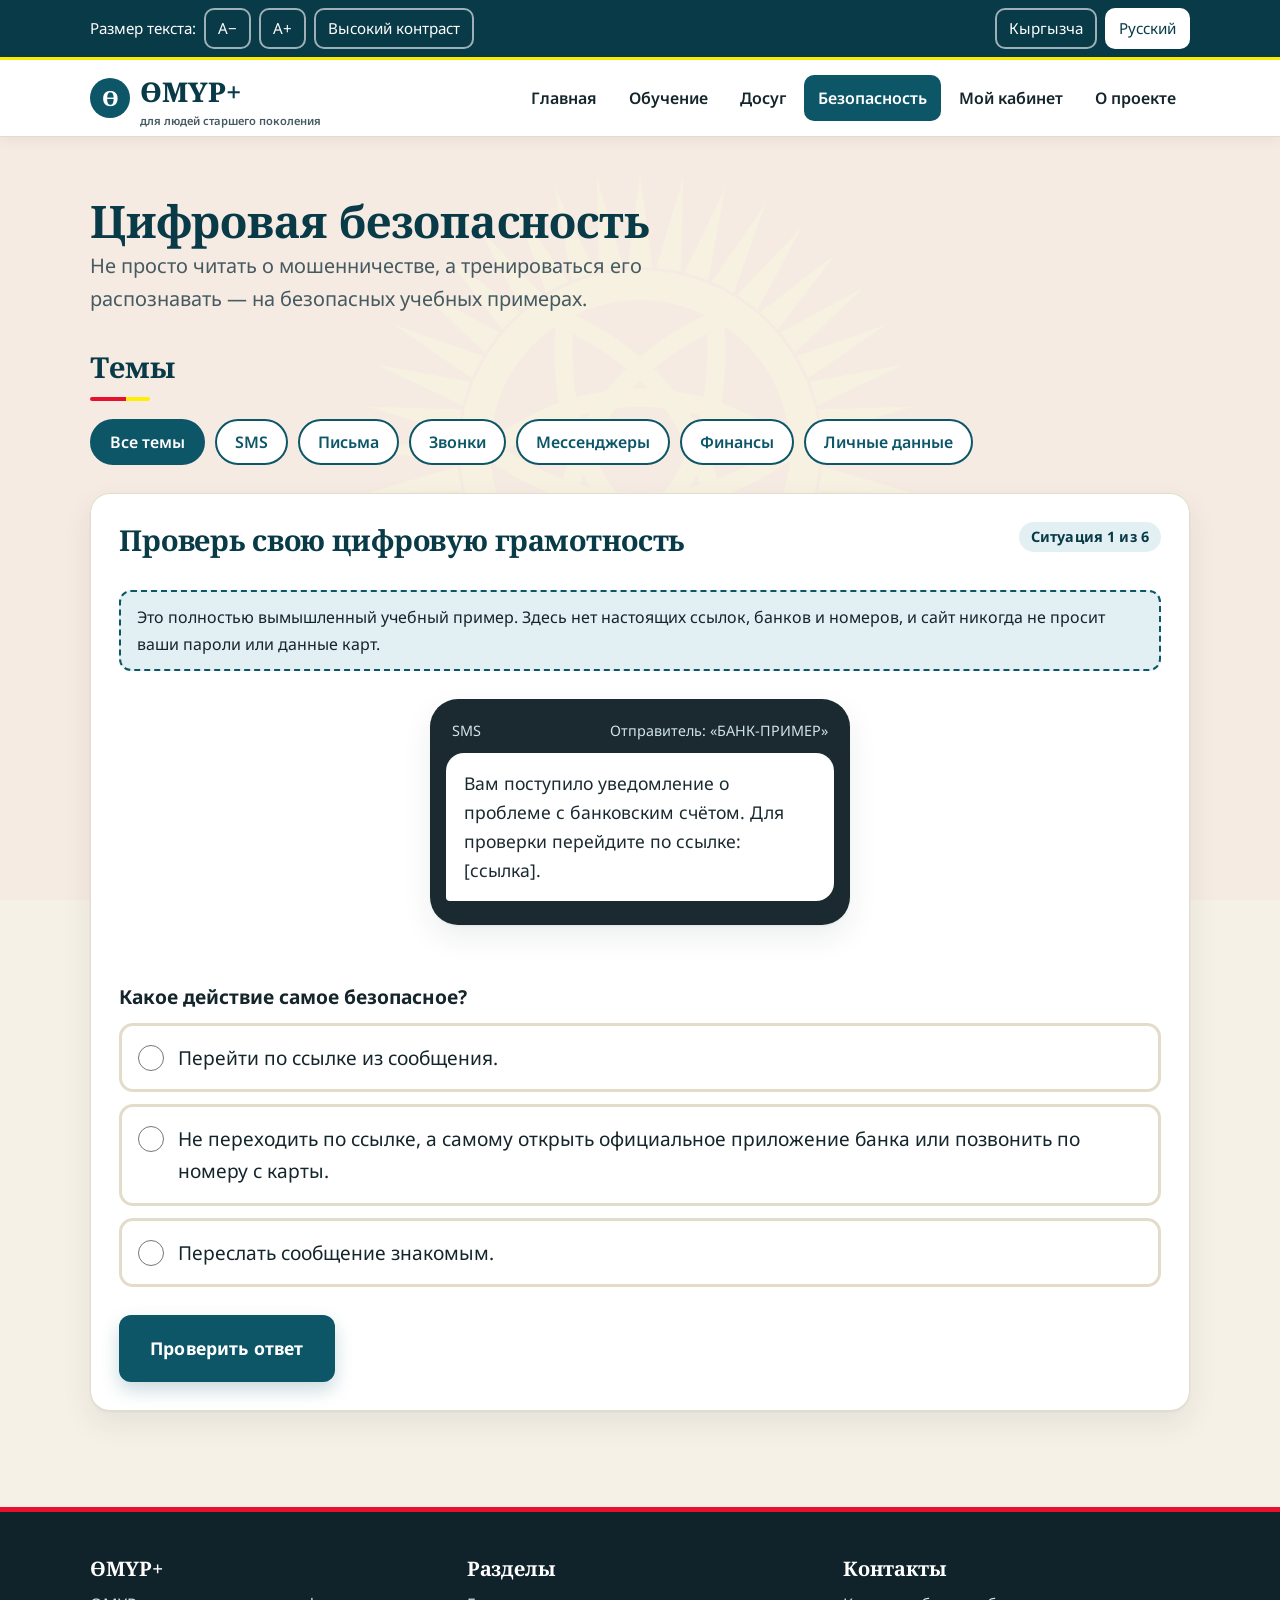
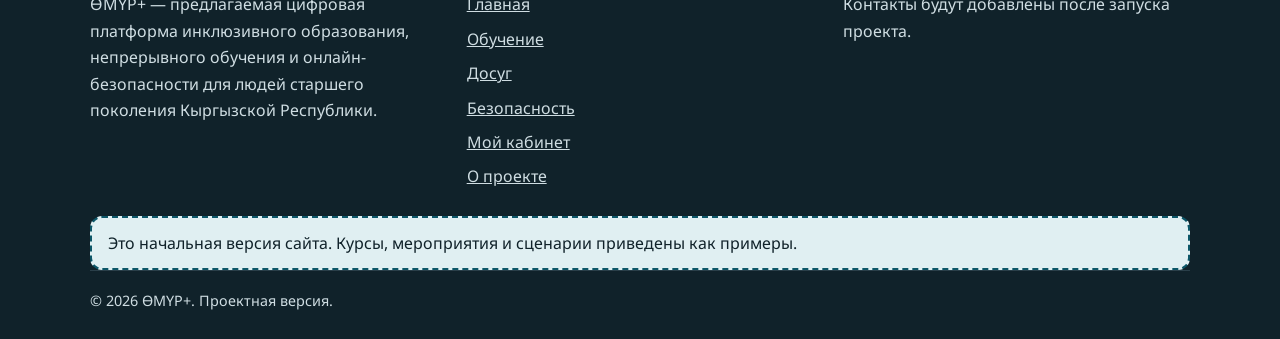
<file: Аяна эже/safety.html>
<!doctype html>
<html lang="ru">
<head>
<meta charset="utf-8">
<meta name="viewport" content="width=device-width, initial-scale=1">
<title>Безопасность — ӨМҮР+</title>
<link rel="stylesheet" href="style.css">
</head>
<body data-page="safety" data-title="nav_safety">
<div id="hdr"></div>
<main id="main">
  <section class="block">
    <div class="wrap">
      <h1 data-i18n="safety_h"></h1>
      <p class="lead" data-i18n="safety_lead"></p>

      <h2 style="margin-top:34px" data-i18n="modules_t"></h2>
      <div class="filters" id="modules" role="group" aria-label="Темы"></div>

      <div class="card" id="sim" aria-live="polite" style="margin-top:10px"></div>
    </div>
  </section>
</main>
<div id="ftr"></div>

<script src="i18n.js"></script>
<script src="data.js"></script>
<script src="app.js"></script>
<script>
/* Симулятор: полностью учебный. Ничего не отправляется и не запрашивается у пользователя. */
var mod = "all", idx = 0, pick = null, checked = false, answers = {};

function pool() { return DATA.scenarios.filter(function (s) { return mod === "all" || s.module === mod; }); }
function reset() { idx = 0; pick = null; checked = false; answers = {}; }

OP.ready(function () {
  var mods = ["all", "sms", "email", "phone", "social", "fin", "data"];
  var m = document.getElementById("modules");
  m.innerHTML = mods.map(function (k) {
    return '<button type="button" class="chip" data-mod="' + k + '" aria-pressed="' + (k === mod) + '">' +
      OP.esc(k === "all" ? OP.t("f_all") : OP.t("mod_" + k)) + '</button>';
  }).join("");
  Array.prototype.forEach.call(m.querySelectorAll("button"), function (b) {
    b.addEventListener("click", function () { mod = b.getAttribute("data-mod"); reset(); OP.page(); });
  });

  var list = pool(), sim = document.getElementById("sim");

  /* итог */
  if (idx >= list.length) {
    var good = list.filter(function (s) { return answers[s.id] === true; }).length;
    var rate = good / list.length;
    var msg = rate >= 0.8 ? "sim_good" : (rate >= 0.5 ? "sim_mid" : "sim_low");
    var saved = OP.LS.get("safety", {});
    list.forEach(function (s) { if (s.id in answers) saved[s.id] = answers[s.id]; });
    OP.LS.set("safety", saved);
    sim.innerHTML =
      '<h2>' + OP.esc(OP.t("sim_result")) + '</h2>' +
      '<p class="result-big">' + good + ' ' + OP.esc(OP.t("sim_of")) + ' ' + list.length + '</p>' +
      '<p>' + OP.esc(OP.t("sim_score")) + '</p>' +
      '<div class="feedback good" role="status">' + OP.esc(OP.t(msg)) + '</div>' +
      '<button class="btn btn-primary" id="again" type="button">' + OP.esc(OP.t("sim_again")) + '</button>';
    document.getElementById("again").addEventListener("click", function () { reset(); OP.page(); });
    return;
  }

  var s = list[idx];
  var opts = s.opts.map(function (o, i) {
    var cls = "opt";
    if (checked) { if (o.ok) cls += " right"; else if (i === pick) cls += " wrong"; }
    return '<label class="' + cls + '"><input type="radio" name="sim" value="' + i + '"' + (pick === i ? " checked" : "") + (checked ? " disabled" : "") + '> <span>' + OP.esc(OP.pick(o.t)) + '</span></label>';
  }).join("");

  var fb = "";
  if (checked) {
    var ok = s.opts[pick].ok;
    fb = '<div class="feedback ' + (ok ? "good" : "bad") + '" role="status"><strong>' + OP.esc(OP.t(ok ? "sim_right" : "sim_wrong")) + '</strong>' +
      '<p style="margin-top:8px"><strong>' + OP.esc(OP.t("sim_signs")) + ':</strong></p><ul>' + s.signs.map(function (x) { return '<li>' + OP.esc(OP.pick(x)) + '</li>'; }).join("") + '</ul>' +
      '<p style="margin-top:8px"><strong>' + OP.esc(OP.t("sim_tips")) + ':</strong></p><ul>' + s.tips.map(function (x) { return '<li>' + OP.esc(OP.pick(x)) + '</li>'; }).join("") + '</ul></div>';
  }

  var last = idx === list.length - 1;
  sim.innerHTML =
    '<div class="sim-top"><h2>' + OP.esc(OP.t("sim_t")) + '</h2><span class="tag">' + OP.esc(OP.t("sim_scn")) + ' ' + (idx + 1) + ' ' + OP.esc(OP.t("sim_of")) + ' ' + list.length + '</span></div>' +
    '<p class="notice">' + OP.esc(OP.t("sim_notice")) + '</p>' +
    '<div style="margin:18px 0"><div class="phone"><div class="from"><span>' + OP.esc(OP.pick(s.channel)) + '</span><span>' + OP.esc(OP.pick(s.from)) + '</span></div>' +
    '<div class="bubble">' + OP.esc(OP.pick(s.text)) + '</div></div></div>' +
    '<fieldset class="opts"><legend>' + OP.esc(OP.t("sim_q")) + '</legend>' + opts + '</fieldset>' +
    '<div class="row">' +
      (checked ? '<button class="btn btn-primary" id="nextBtn" type="button">' + OP.esc(OP.t(last ? "sim_see" : "sim_next")) + '</button>'
               : '<button class="btn btn-primary" id="checkBtn" type="button">' + OP.esc(OP.t("sim_check")) + '</button>') +
    '</div>' + fb;

  Array.prototype.forEach.call(sim.querySelectorAll("input[name=sim]"), function (r) {
    r.addEventListener("change", function () { pick = parseInt(r.value, 10); });
  });
  var cb = document.getElementById("checkBtn");
  if (cb) cb.addEventListener("click", function () {
    if (pick === null) { OP.toast(OP.t("sim_pick")); return; }
    checked = true; answers[s.id] = s.opts[pick].ok; OP.page();
  });
  var nb = document.getElementById("nextBtn");
  if (nb) nb.addEventListener("click", function () { idx++; pick = null; checked = false; OP.page(); window.scrollTo({ top: 0 }); });
});
</script>
</body>
</html>
</file>
<file: Аяна эже/style.css>
@import url("https://fonts.googleapis.com/css2?family=Noto+Sans:wght@400;600;700;800&family=Noto+Serif:wght@600;700&display=swap");
/* ӨМҮР+ — основные стили. Все цвета заданы переменными, режим высокого контраста переопределяет их. */
:root{
  --bg:#fbf5e9; --paper:#ffffff; --ink:#1b2a30; --muted:#44555c;
  --primary:#0f5c6e; --primary-dark:#0a3f4c; --primary-soft:#e0eff2;
  --accent:#b4521a; --accent-soft:#fbe7d8; --ok:#1d6b3a; --ok-soft:#e1f2e6;
  --bad:#a12a2a; --bad-soft:#f9e1e1; --line:#e2d8c3;
  --radius:16px; --shadow:0 8px 24px rgba(15,60,76,.10);
  --font:"Noto Sans","Segoe UI",Roboto,"Helvetica Neue",Arial,sans-serif;
}
body.hc{
  --bg:#000; --paper:#000; --ink:#fff; --muted:#fff; --primary:#ffe600; --primary-dark:#ffe600;
  --primary-soft:#1a1a1a; --accent:#ffe600; --accent-soft:#1a1a1a; --ok:#7dff9a; --ok-soft:#0b2a14;
  --bad:#ff8d8d; --bad-soft:#2a0b0b; --line:#fff; --shadow:none;
}
body.hc .btn-primary,body.hc .btn-accent{color:#000}
body.hc .hero{background:#000}

*{box-sizing:border-box;margin:0;padding:0}
html{scroll-behavior:smooth;font-size:100%}
html.fs1{font-size:115%}
html.fs2{font-size:130%}
body{font-family:var(--font);background:var(--bg);color:var(--ink);font-size:1.2rem;line-height:1.65}
h1,h2,h3{line-height:1.25;color:var(--primary-dark)}
h1{font-size:2.3rem}
h2{font-size:1.8rem;margin-bottom:.5rem}
h3{font-size:1.25rem}
a{color:var(--primary)}
img{max-width:100%}
:focus-visible{outline:4px solid var(--accent);outline-offset:3px;border-radius:6px}
.skip{position:absolute;left:-999px;top:8px;background:var(--primary);color:#fff;padding:12px 18px;border-radius:8px;z-index:200}
.skip:focus{left:8px}
.wrap{max-width:1140px;margin:0 auto;padding:0 20px}
section.block{padding:56px 0}
.muted{color:var(--muted)}
.center{text-align:center}
.lead{font-size:1.25rem;color:var(--muted);max-width:640px}

/* header */
.topbar{background:var(--primary-dark);color:#fff;font-size:.95rem}
body.hc .topbar{background:#000;border-bottom:1px solid #fff;color:#fff}
.topbar .wrap{display:flex;justify-content:space-between;align-items:center;gap:12px;flex-wrap:wrap;padding-top:8px;padding-bottom:8px}
.tools{display:flex;gap:8px;align-items:center;flex-wrap:wrap}
.tools button{background:transparent;color:inherit;border:2px solid rgba(255,255,255,.6);border-radius:10px;padding:6px 12px;font:inherit;font-size:.95rem;cursor:pointer;min-height:40px}
.tools button:hover,.tools button[aria-pressed="true"]{background:#fff;color:var(--primary-dark)}
body.hc .tools button:hover,body.hc .tools button[aria-pressed="true"]{background:#ffe600;color:#000}
header.site{background:var(--paper);border-bottom:1px solid var(--line);position:sticky;top:0;z-index:100}
.nav{display:flex;align-items:center;justify-content:space-between;gap:16px;min-height:76px}
.brand{display:flex;align-items:center;gap:10px;text-decoration:none;font-weight:800;font-size:1.7rem;color:var(--primary-dark)}
.brand .mark{width:40px;height:40px;border-radius:50%;background:var(--primary);display:grid;place-content:center;color:#fff;font-size:1.3rem}
.brand small{display:block;font-size:.7rem;font-weight:600;color:var(--muted);line-height:1}
.menu{display:flex;gap:4px;list-style:none;flex-wrap:wrap}
.menu a{display:block;text-decoration:none;color:var(--ink);padding:10px 14px;border-radius:10px;font-weight:600;font-size:1rem}
.menu a:hover{background:var(--primary-soft)}
.menu a[aria-current="page"]{background:var(--primary);color:#fff}
body.hc .menu a[aria-current="page"]{color:#000}
.burger{display:none;background:var(--primary);color:#fff;border:0;border-radius:10px;padding:10px 16px;font:inherit;font-size:1rem;cursor:pointer}
body.hc .burger{color:#000}
@media(max-width:980px){
  .burger{display:block}
  .menu{display:none;position:absolute;top:100%;left:0;right:0;background:var(--paper);flex-direction:column;padding:12px 20px 20px;border-bottom:1px solid var(--line)}
  .menu.open{display:flex}
}

/* buttons */
.btn{display:inline-block;padding:16px 28px;border-radius:14px;font:inherit;font-weight:700;font-size:1.1rem;text-decoration:none;border:3px solid transparent;cursor:pointer;min-height:56px;text-align:center}
.btn-primary{background:var(--primary);color:#fff}
.btn-primary:hover{background:var(--primary-dark)}
.btn-accent{background:var(--accent);color:#fff}
.btn-accent:hover{filter:brightness(.9)}
.btn-ghost{background:transparent;border-color:var(--primary);color:var(--primary)}
.btn-ghost:hover{background:var(--primary-soft)}
.btn-sm{padding:10px 18px;min-height:44px;font-size:1rem}
.btn[disabled]{opacity:.5;cursor:not-allowed}
.row{display:flex;gap:14px;flex-wrap:wrap;align-items:center}

/* hero */
.hero{background:linear-gradient(135deg,var(--primary-soft),var(--bg));padding:64px 0 72px;position:relative;overflow:hidden}
.hero::after{content:"";position:absolute;right:-120px;top:-120px;width:420px;height:420px;border-radius:50%;
  background:repeating-radial-gradient(circle,rgba(15,92,110,.10) 0 14px,transparent 14px 34px);pointer-events:none}
.hero .kicker{display:inline-block;background:var(--accent-soft);color:var(--accent);font-weight:700;padding:6px 16px;border-radius:99px;margin-bottom:18px;font-size:1rem}
.hero h1{font-size:clamp(2.1rem,5vw,3.2rem);max-width:760px;margin-bottom:18px}
.hero .lead{margin-bottom:28px}

/* cards */
.grid{display:grid;gap:22px}
.g3{grid-template-columns:repeat(auto-fill,minmax(290px,1fr))}
.g2{grid-template-columns:repeat(auto-fill,minmax(420px,1fr))}
@media(max-width:520px){.g2{grid-template-columns:1fr}}
.card{background:var(--paper);border:2px solid var(--line);border-radius:var(--radius);padding:26px;box-shadow:var(--shadow);display:flex;flex-direction:column;gap:10px}
.card .tag{align-self:flex-start;background:var(--primary-soft);color:var(--primary-dark);font-size:.9rem;font-weight:700;padding:3px 12px;border-radius:99px}
.card .meta{color:var(--muted);font-size:1rem}
.card .spacer{flex:1}
.dir{text-decoration:none;color:inherit;transition:.2s}
.dir:hover{transform:translateY(-4px);border-color:var(--primary)}
.dir .ico{font-size:2.4rem}
.dir h3{font-size:1.5rem}
.dir .go{color:var(--primary);font-weight:700}
.section-head{display:flex;justify-content:space-between;align-items:end;gap:16px;flex-wrap:wrap;margin-bottom:26px}

/* steps band */
.steps3{display:grid;gap:20px;grid-template-columns:repeat(auto-fit,minmax(260px,1fr));margin-top:26px}
.s3{background:var(--paper);border:2px solid var(--line);border-radius:var(--radius);padding:24px}
.s3 .n{width:46px;height:46px;border-radius:50%;background:var(--primary);color:#fff;display:grid;place-content:center;font-weight:800;margin-bottom:10px}
body.hc .s3 .n{color:#000}
.band{background:var(--primary-dark);color:#fff;border-radius:24px;padding:40px;margin-top:20px}
.band h2,.band h3{color:#fff}
body.hc .band{border:2px solid #fff}

/* filters */
.filters{display:flex;gap:10px;flex-wrap:wrap;margin:18px 0 28px}
.chip{background:var(--paper);border:2px solid var(--primary);color:var(--primary);border-radius:99px;padding:8px 18px;font:inherit;font-size:1rem;font-weight:600;cursor:pointer;min-height:44px}
.chip[aria-pressed="true"]{background:var(--primary);color:#fff}
body.hc .chip[aria-pressed="true"]{color:#000}

/* progress */
.bar{height:12px;border-radius:99px;background:var(--line);overflow:hidden}
.bar>i{display:block;height:100%;background:var(--ok);border-radius:99px}

/* lesson */
.lesson-grid{display:grid;grid-template-columns:2fr 1fr;gap:28px;align-items:start}
@media(max-width:860px){.lesson-grid{grid-template-columns:1fr}}
.video{background:linear-gradient(135deg,var(--primary-dark),var(--primary));color:#fff;border-radius:var(--radius);aspect-ratio:16/9;display:grid;place-content:center;text-align:center;gap:6px;padding:20px}
.video b{font-size:3rem}
.step-list{list-style:none;display:grid;gap:12px;margin:18px 0}
.step-list li{display:flex;gap:14px;align-items:flex-start;background:var(--paper);border:2px solid var(--line);border-radius:14px;padding:16px}
.step-list li.done{border-color:var(--ok);background:var(--ok-soft)}
.step-list input{width:28px;height:28px;margin-top:3px;flex:none;accent-color:var(--ok)}
.step-list label{cursor:pointer}
.callout{background:var(--accent-soft);border-left:6px solid var(--accent);padding:16px 20px;border-radius:10px;margin:18px 0}

/* quiz / simulator */
.opts{display:grid;gap:12px;margin:18px 0;border:0}
.opts legend{font-weight:700;margin-bottom:10px}
.opt{display:flex;gap:14px;align-items:flex-start;background:var(--paper);border:3px solid var(--line);border-radius:14px;padding:16px;cursor:pointer}
.opt:hover{border-color:var(--primary)}
.opt input{width:26px;height:26px;margin-top:3px;flex:none;accent-color:var(--primary)}
.opt.right{border-color:var(--ok);background:var(--ok-soft)}
.opt.wrong{border-color:var(--bad);background:var(--bad-soft)}
.feedback{border-radius:14px;padding:18px 20px;margin:14px 0}
.feedback.good{background:var(--ok-soft);border:2px solid var(--ok)}
.feedback.bad{background:var(--bad-soft);border:2px solid var(--bad)}
.feedback ul{margin:8px 0 0 22px}
.phone{max-width:420px;margin:0 auto 10px;background:#1b2a30;border-radius:28px;padding:18px 16px 24px;box-shadow:var(--shadow)}
body.hc .phone{border:2px solid #fff}
.phone .from{color:#cfe3e8;font-size:.9rem;margin:2px 6px 10px;display:flex;justify-content:space-between}
.bubble{background:#fff;color:#1b2a30;border-radius:18px 18px 18px 4px;padding:16px 18px;font-size:1.1rem}
.sim-top{display:flex;justify-content:space-between;gap:12px;flex-wrap:wrap;align-items:center;margin-bottom:14px}
.notice{background:var(--primary-soft);border:2px dashed var(--primary);padding:12px 16px;border-radius:12px;font-size:1rem}
.result-big{font-size:3rem;font-weight:800;color:var(--primary-dark)}

/* forms */
label.field{display:grid;gap:6px;font-weight:600;margin-bottom:16px}
input[type=text],input[type=email],input[type=tel],textarea,select{font:inherit;padding:14px 16px;border:3px solid var(--line);border-radius:12px;background:var(--paper);color:var(--ink);width:100%;min-height:52px}
input:focus,textarea:focus,select:focus{border-color:var(--primary)}
textarea{min-height:120px}

/* faq */
details{background:var(--paper);border:2px solid var(--line);border-radius:14px;padding:16px 20px;margin-bottom:12px}
summary{cursor:pointer;font-weight:700;list-style:none;display:flex;justify-content:space-between;gap:12px}
summary::after{content:"+";font-size:1.5rem;line-height:1;color:var(--accent)}
details[open] summary::after{content:"–"}
details p{margin-top:10px;color:var(--muted)}

/* footer */
footer.site{background:#10222a;color:#cfdde2;padding:44px 0 26px;margin-top:40px;font-size:1rem}
body.hc footer.site{border-top:2px solid #fff;background:#000}
footer.site h3{color:#fff;margin-bottom:10px}
footer.site a{color:#cfdde2}
.foot{display:grid;gap:30px;grid-template-columns:repeat(auto-fit,minmax(220px,1fr));margin-bottom:26px}
footer.site ul{list-style:none;display:grid;gap:8px}
.copy{border-top:1px solid #2a3f49;padding-top:18px;font-size:.9rem}

.toast{position:fixed;left:50%;bottom:24px;transform:translate(-50%,140px);background:var(--primary-dark);color:#fff;padding:16px 26px;border-radius:99px;transition:.3s;z-index:300;font-weight:600}
.toast.show{transform:translate(-50%,0)}
body.hc .toast{background:#ffe600;color:#000}
.empty{padding:30px;border:2px dashed var(--line);border-radius:14px;text-align:center;color:var(--muted)}

@media (prefers-reduced-motion:reduce){*{transition:none!important;scroll-behavior:auto!important}}

/* скрытые элементы (формы входа и ошибки) */
[hidden]{display:none!important}
.auth-box{max-width:620px;margin:0 auto}
.pin{letter-spacing:.4em;font-size:1.4rem;text-align:center;max-width:220px}
.checkline{display:flex;gap:12px;align-items:center;margin:4px 0 16px;cursor:pointer}
.checkline input{width:24px;height:24px;accent-color:var(--primary)}
.hint{font-weight:400;color:var(--muted);font-size:.95rem}
input[type=password]{font:inherit;padding:14px 16px;border:3px solid var(--line);border-radius:12px;background:var(--paper);color:var(--ink);width:100%;min-height:52px}
input[type=password]:focus{border-color:var(--primary)}
input.pin{width:100%;max-width:220px}
.checkline input{flex:none}
.auth-box h1{margin-bottom:10px}

/* фото профиля в шапке */
.profile-wrap{position:relative;flex:none}
.avatar{width:52px;height:52px;border-radius:50%;border:3px solid var(--primary);background:var(--primary);color:#fff;font:inherit;font-weight:800;font-size:1.4rem;cursor:pointer;display:grid;place-content:center;overflow:hidden;padding:0}
.avatar img{width:100%;height:100%;object-fit:cover;display:block}
.avatar.big{width:96px;height:96px;font-size:2.6rem;cursor:default;margin:0 auto}
body.hc .avatar{color:#000}
.prof-panel{position:absolute;right:0;top:calc(100% + 10px);width:min(320px,88vw);background:var(--paper);color:var(--ink);border:2px solid var(--line);border-radius:var(--radius);box-shadow:var(--shadow);padding:22px;display:grid;gap:10px;text-align:center;z-index:150}
@media(max-width:980px){.burger{margin-left:auto}}

/* ============================================================
   Визуальная доработка (v2): палитра, шрифты, флаг КР, тени, иконки
   ============================================================ */
:root{
  --bg:#f6f1e7; --paper:#ffffff; --ink:#14252b; --muted:#465a62;
  --primary:#0c5668; --primary-dark:#083a47; --primary-soft:#e3f0f3;
  --accent:#c0161d; --accent-soft:#fdeaea; --line:#e4dccb;
  --flag-red:#e8112d; --flag-gold:#ffef00;
  --font:"Noto Sans","Inter","Segoe UI",Roboto,"Helvetica Neue",Arial,sans-serif;
  --font-head:"Noto Serif","PT Serif",Georgia,"Times New Roman",serif;
  --shadow:0 1px 2px rgba(16,34,42,.06),0 12px 30px rgba(16,34,42,.08);
  --flag:url("data:image/svg+xml,%3Csvg xmlns='http://www.w3.org/2000/svg' viewBox='0 0 1000 600'%3E%3Crect width='1000' height='600' fill='%23E8112D'/%3E%3Cpath d='M621.7,291.7 L684.0,300.0 L621.7,308.3Z M621.5,310.9 L681.7,328.8 L618.9,327.2Z M618.3,329.7 L675.0,356.9 L613.2,345.5Z M612.2,347.9 L663.9,383.5 L604.7,362.6Z M603.3,364.8 L648.9,408.2 L593.6,378.3Z M591.9,380.2 L630.1,430.1 L580.2,391.9Z M578.3,393.6 L608.2,448.9 L564.8,403.3Z M562.6,404.7 L583.5,463.9 L547.9,412.2Z M545.5,413.2 L556.9,475.0 L529.7,418.3Z M527.2,418.9 L528.8,481.7 L510.9,421.5Z M508.3,421.7 L500.0,484.0 L491.7,421.7Z M489.1,421.5 L471.2,481.7 L472.8,418.9Z M470.3,418.3 L443.1,475.0 L454.5,413.2Z M452.1,412.2 L416.5,463.9 L437.4,404.7Z M435.2,403.3 L391.8,448.9 L421.7,393.6Z M419.8,391.9 L369.9,430.1 L408.1,380.2Z M406.4,378.3 L351.1,408.2 L396.7,364.8Z M395.3,362.6 L336.1,383.5 L387.8,347.9Z M386.8,345.5 L325.0,356.9 L381.7,329.7Z M381.1,327.2 L318.3,328.8 L378.5,310.9Z M378.3,308.3 L316.0,300.0 L378.3,291.7Z M378.5,289.1 L318.3,271.2 L381.1,272.8Z M381.7,270.3 L325.0,243.1 L386.8,254.5Z M387.8,252.1 L336.1,216.5 L395.3,237.4Z M396.7,235.2 L351.1,191.8 L406.4,221.7Z M408.1,219.8 L369.9,169.9 L419.8,208.1Z M421.7,206.4 L391.8,151.1 L435.2,196.7Z M437.4,195.3 L416.5,136.1 L452.1,187.8Z M454.5,186.8 L443.1,125.0 L470.3,181.7Z M472.8,181.1 L471.2,118.3 L489.1,178.5Z M491.7,178.3 L500.0,116.0 L508.3,178.3Z M510.9,178.5 L528.8,118.3 L527.2,181.1Z M529.7,181.7 L556.9,125.0 L545.5,186.8Z M547.9,187.8 L583.5,136.1 L562.6,195.3Z M564.8,196.7 L608.2,151.1 L578.3,206.4Z M580.2,208.1 L630.1,169.9 L591.9,219.8Z M593.6,221.7 L648.9,191.8 L603.3,235.2Z M604.7,237.4 L663.9,216.5 L612.2,252.1Z M613.2,254.5 L675.0,243.1 L618.3,270.3Z M618.9,272.8 L681.7,271.2 L621.5,289.1Z' fill='%23FFEF00'/%3E%3Ccircle cx='500' cy='300' r='120' fill='%23FFEF00'/%3E%3Ccircle cx='500' cy='300' r='100' fill='%23E8112D'/%3E%3Cg transform='translate%28500 300%29' fill='none' stroke='%23FFEF00' stroke-width='12'%3E%3Cpath d='M-100 0Q0 -70 100 0M-100 0Q0 70 100 0'/%3E%3Cpath d='M-100 0Q0 -70 100 0M-100 0Q0 70 100 0' transform='rotate%2860%29'/%3E%3Cpath d='M-100 0Q0 -70 100 0M-100 0Q0 70 100 0' transform='rotate%28120%29'/%3E%3C/g%3E%3C/svg%3E");
}
h1,h2,h3{font-family:var(--font-head);font-weight:700;letter-spacing:-.005em}
h1{font-size:clamp(2rem,4.4vw,2.8rem)}
.brand{font-family:var(--font-head)}

/* флаг на фоне: лёгкая подложка всей страницы */
body:not(.hc)::before{content:"";position:fixed;inset:0;z-index:-1;pointer-events:none;
  background:var(--flag) center/cover no-repeat;opacity:.025}

/* цветная полоса сверху и снизу — цвета флага */
.topbar{border-bottom:3px solid var(--flag-gold)}
header.site{box-shadow:0 2px 14px rgba(10,40,50,.07)}
footer.site{border-top:5px solid var(--flag-red)}
body.hc .topbar,body.hc footer.site{border-color:#ffe600}

/* акцент под заголовками разделов */
.wrap>h2::after,.section-head h2::after{content:"";display:block;width:60px;height:4px;border-radius:4px;margin-top:12px;
  background:linear-gradient(90deg,var(--flag-red) 0 60%,var(--flag-gold) 60% 100%)}
.center h2::after,.wrap.center>h2::after{margin-left:auto;margin-right:auto}
body.hc .wrap>h2::after,body.hc .section-head h2::after{background:#ffe600}

/* карточки */
.card{border:1px solid var(--line);border-radius:20px;box-shadow:var(--shadow);padding:28px}
.dir:hover{box-shadow:0 2px 4px rgba(16,34,42,.06),0 18px 40px rgba(16,34,42,.14)}
.dir .ico{width:64px;height:64px;border-radius:18px;background:var(--primary-soft);color:var(--primary);display:grid;place-content:center;font-size:0}
.dir .ico svg{width:34px;height:34px;fill:none;stroke:currentColor;stroke-width:1.8;stroke-linecap:round;stroke-linejoin:round}
.tag{letter-spacing:.01em}

/* кнопки */
.btn{border-radius:12px;letter-spacing:.01em;transition:transform .15s,box-shadow .15s,background .15s}
.btn-accent{box-shadow:0 8px 18px rgba(192,22,29,.25)}
.btn-primary{box-shadow:0 8px 18px rgba(12,86,104,.22)}
.btn:hover{transform:translateY(-1px)}
.btn-ghost{box-shadow:none}
body.hc .btn{box-shadow:none}
input:focus,textarea:focus,select:focus{box-shadow:0 0 0 4px var(--primary-soft)}

/* главный экран: флаг справа, плавно уходит под текст */
.hero{background:linear-gradient(135deg,#eaf3f5 0%,var(--bg) 70%);padding:84px 0 92px}
.hero::after{display:none}
.hero::before{content:"";position:absolute;top:50%;right:-4%;width:min(62%,780px);aspect-ratio:5/3;transform:translateY(-50%);
  background:var(--flag) center/cover no-repeat;border-radius:28px;
  -webkit-mask-image:linear-gradient(90deg,transparent 0%,#000 40%);mask-image:linear-gradient(90deg,transparent 0%,#000 40%)}
.hero .wrap{position:relative;z-index:1}
.hero h1{font-size:clamp(2.2rem,5vw,3.3rem);line-height:1.15}
.hero .lead{max-width:560px}
.hero .kicker{background:var(--accent-soft);border:1px solid rgba(192,22,29,.2)}
body.hc .hero::before{display:none}
@media(max-width:860px){.hero::before{inset:0;top:0;right:0;width:auto;transform:none;aspect-ratio:auto;border-radius:0;opacity:.16;-webkit-mask-image:none;mask-image:none}}

/* страница входа: флаг на фоне, форма на белой подложке */
body[data-page="auth"] main{background:var(--flag) center/cover no-repeat}
body.hc[data-page="auth"] main{background:#000}
.auth-box{background:#fff;padding:36px;border-radius:26px;box-shadow:0 20px 50px rgba(10,40,50,.25)}
.auth-box .card{box-shadow:none}
@media(max-width:520px){.auth-box{padding:20px;border-radius:18px}}
body.hc .auth-box{border:2px solid #fff}

/* поле телефона с префиксом +996 */
.phone-field{display:flex;align-items:stretch}
.phone-field .prefix{display:grid;place-content:center;padding:0 16px;background:var(--primary-soft);border:3px solid var(--line);border-right:0;
  border-radius:12px 0 0 12px;font-weight:700;color:var(--primary-dark);white-space:nowrap}
.phone-field input{border-radius:0 12px 12px 0;min-width:0}
.hint-strong{color:var(--accent);font-weight:700;font-size:1rem}
body.hc .hint-strong{color:#ffe600}

.brand small{font-family:var(--font)}
.hero .btn-ghost{background:var(--paper)}
body.hc .hero .btn-ghost{background:#000}
</file>
